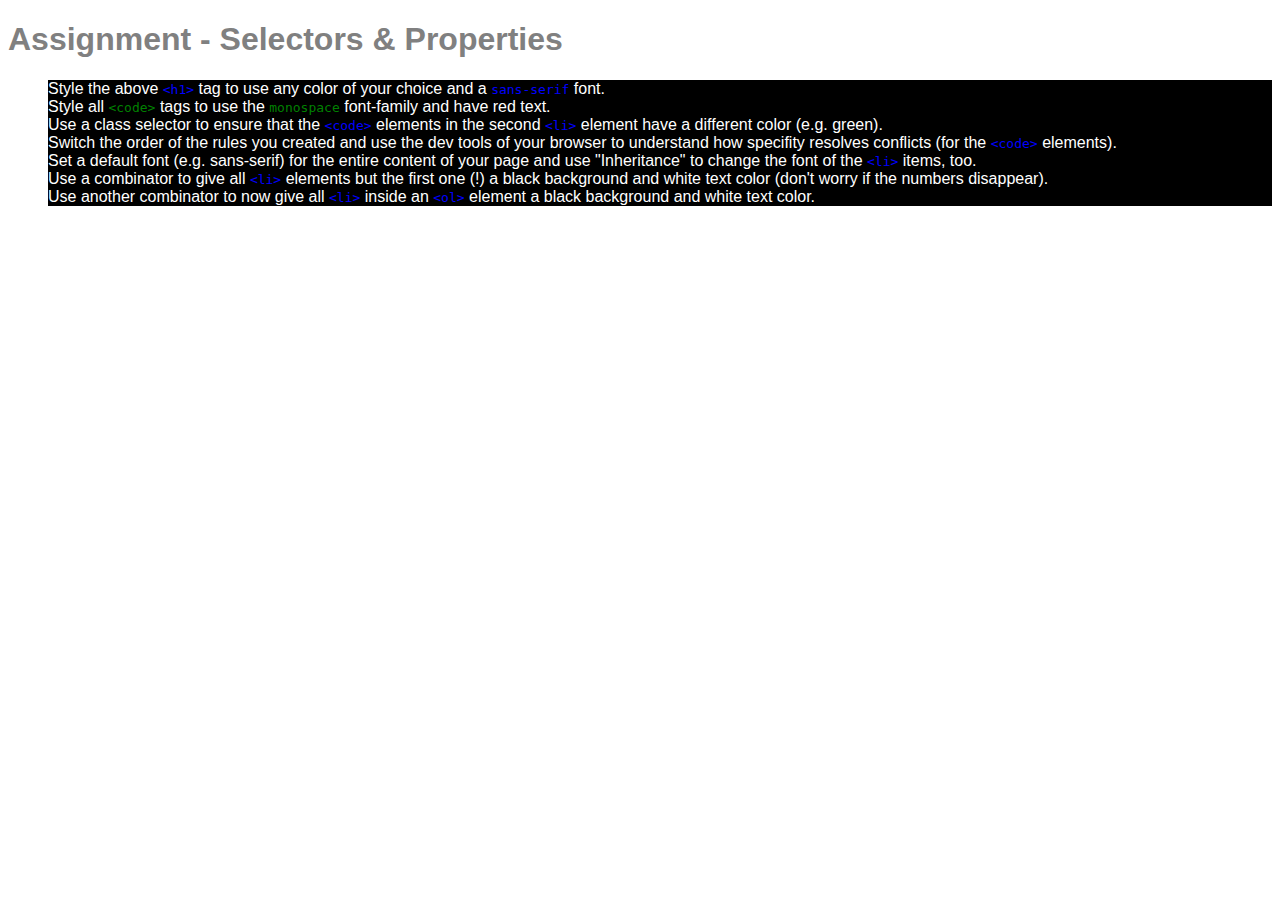
<file: Assignment_1/index.html>
<!DOCTYPE html>
<html lang="en">
  <head>
    <meta charset="UTF-8" />
    <meta name="viewport" content="width=device-width, initial-scale=1.0" />
    <meta http-equiv="X-UA-Compatible" content="ie=edge" />
    <title>CSS Course</title>
    <link rel="stylesheet" href="main.css" />
  </head>
  <body>
    <h1 id="assignment-instructions">
      Assignment - Selectors &amp; Properties
    </h1>
    <ol>
      <li>
        Style the above <code>&lt;h1&gt;</code> tag to use any color of your
        choice and a <code>sans-serif</code> font.
      </li>
      <li class="second-list">
        Style all <code>&lt;code&gt;</code> tags to use the
        <code>monospace</code> font-family and have red text.
      </li>
      <li>
        Use a class selector to ensure that the
        <code>&lt;code&gt;</code> elements in the second
        <code>&lt;li&gt;</code> element have a different color (e.g. green).
      </li>
      <li>
        Switch the order of the rules you created and use the dev tools of your
        browser to understand how specifity resolves conflicts (for the
        <code>&lt;code&gt;</code> elements).
      </li>
      <li>
        Set a default font (e.g. sans-serif) for the entire content of your page
        and use "Inheritance" to change the font of the
        <code>&lt;li&gt;</code> items, too.
      </li>
      <li>
        Use a combinator to give all <code>&lt;li&gt;</code> elements but the
        first one (!) a black background and white text color (don't worry if
        the numbers disappear).
      </li>
      <li>
        Use another combinator to now give all <code>&lt;li&gt;</code> inside an
        <code>&lt;ol&gt;</code> element a black background and white text color.
      </li>
    </ol>
  </body>
</html>
</file>
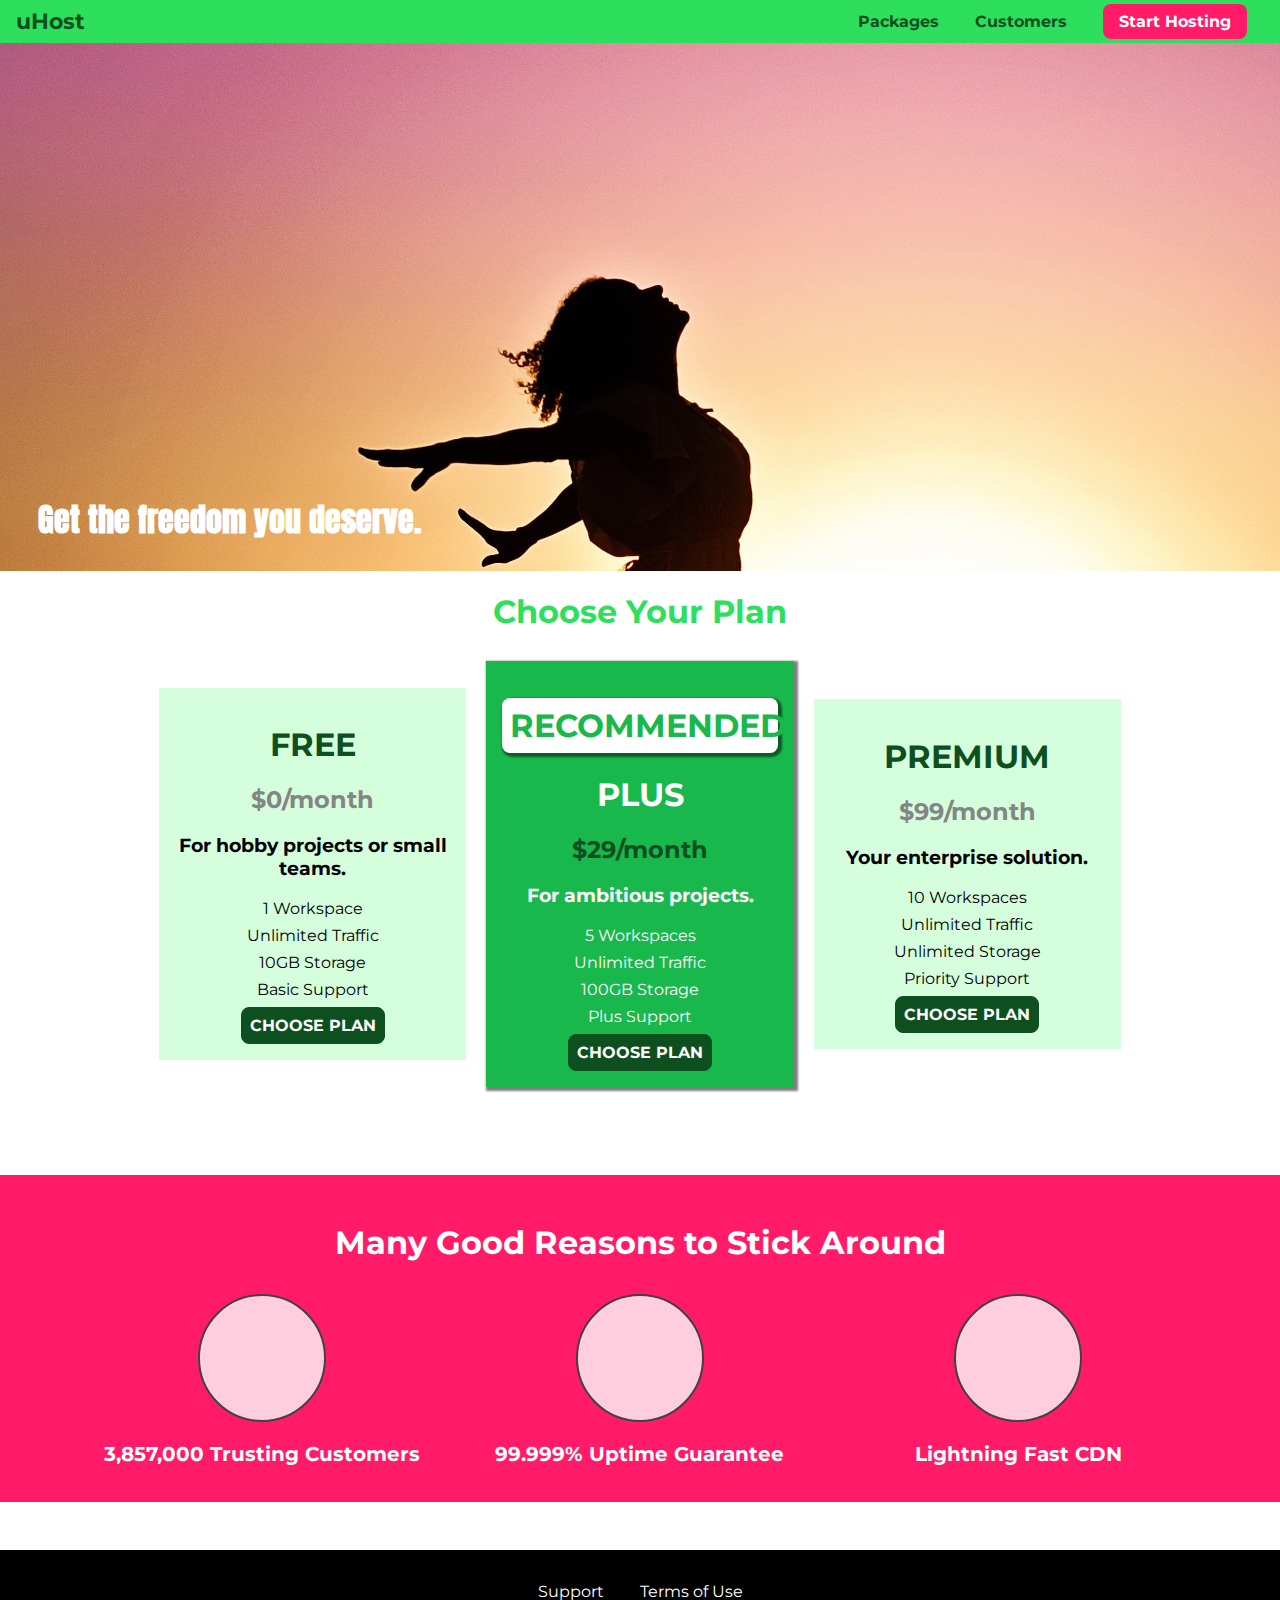
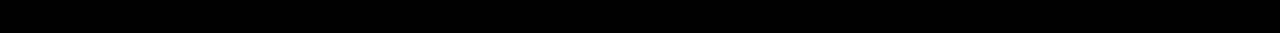
<file: Assignment_2/index.html>
<!DOCTYPE html>
<html lang="en">

<head>
    <meta charset="UTF-8">
    <meta http-equiv="X-UA-Compatible" content="ie=edge">
    <title>uHost</title>
    <link rel="shortcut icon" href="favicon.png">
    <link href="https://fonts.googleapis.com/css?family=Anton" rel="stylesheet">
    <link href="https://fonts.googleapis.com/css?family=Montserrat:400,700" rel="stylesheet">
    <link rel="stylesheet" href="shared.css">
    <link rel="stylesheet" href="main.css">
</head>

<body>
    <header class="main-header">
        <div>
            <a href="index.html" class="main-header__brand">
                uHost
            </a>
        </div>
        <nav class="main-nav">
            <ul class="main-nav__items">
                <li class="main-nav__item">
                    <a href="packages/index.html">Packages</a>
                </li>
                <li class="main-nav__item">
                    <a href="customers/index.html">Customers</a>
                </li>
                <li class="main-nav__item main-nav__item--cta">
                    <a href="start-hosting/index.html">Start Hosting</a>
                </li>
            </ul>
        </nav>
    </header>
    <main>
        <section id="product-overview">
            <h1>Get the freedom you deserve.</h1>
        </section>
        <section id="plans">
            <h1 class="section-title">Choose Your Plan</h1>
            <div class="plan__list">
                <article class="plan">
                    <h1 class="plan__title">FREE</h1>
                    <h2 class="plan__price">$0/month</h2>
                    <h3>For hobby projects or small teams.</h3>
                    <ul class="plan__features">
                        <li class="plan__feature">1 Workspace</li>
                        <li class="plan__feature">Unlimited Traffic</li>
                        <li class="plan__feature">10GB Storage</li>
                        <li class="plan__feature">Basic Support</li>
                    </ul>
                    <div>
                        <button class="button">CHOOSE PLAN</button>
                    </div>
                </article>
                <article class="plan plan--highlighted">
                    <h1 class="plan__annotation">RECOMMENDED</h1>
                    <h1 class="plan__title">PLUS</h1>
                    <h2 class="plan__price">$29/month</h2>
                    <h3>For ambitious projects.</h3>
                    <ul class="plan__features">
                        <li class="plan__feature">5 Workspaces</li>
                        <li class="plan__feature">Unlimited Traffic</li>
                        <li class="plan__feature">100GB Storage</li>
                        <li class="plan__feature">Plus Support</li>
                    </ul>
                    <div>
                        <button class="button">CHOOSE PLAN</button>
                    </div>
                </article>
                <article class="plan">
                    <h1 class="plan__title">PREMIUM</h1>
                    <h2 class="plan__price">$99/month</h2>
                    <h3>Your enterprise solution.</h3>
                    <ul class="plan__features">
                        <li class="plan__feature">10 Workspaces</li>
                        <li class="plan__feature">Unlimited Traffic</li>
                        <li class="plan__feature">Unlimited Storage</li>
                        <li class="plan__feature">Priority Support</li>
                    </ul>
                    <div>
                        <button class="button">CHOOSE PLAN</button>
                    </div>
                </article>
            </div>
        </section>
        <section id="key-features">
            <h1 class="section-title">Many Good Reasons to Stick Around</h1>
            <ul class="key-feature__list">
                <li class="key-feature">
                    <div class="key-feature__image">

                    </div>
                    <p class="key-feature__description">3,857,000 Trusting Customers</p>
                </li>
                <li class="key-feature">
                    <div class="key-feature__image">

                    </div>
                    <p class="key-feature__description">99.999% Uptime Guarantee</p>
                </li>
                <li class="key-feature">
                    <div class="key-feature__image">

                    </div>
                    <p class="key-feature__description">Lightning Fast CDN</p>
                </li>
            </ul>
        </section>
    </main>
    <footer class="main-footer">
        <nav>
            <ul class="main-footer__links">
                <li class="main-footer__link">
                    <a href="#">Support</a>
                </li>
                <li class="main-footer__link">
                    <a href="#">Terms of Use</a>
                </li>
            </ul>
        </nav>
    </footer>
</body>

</html>
</file>
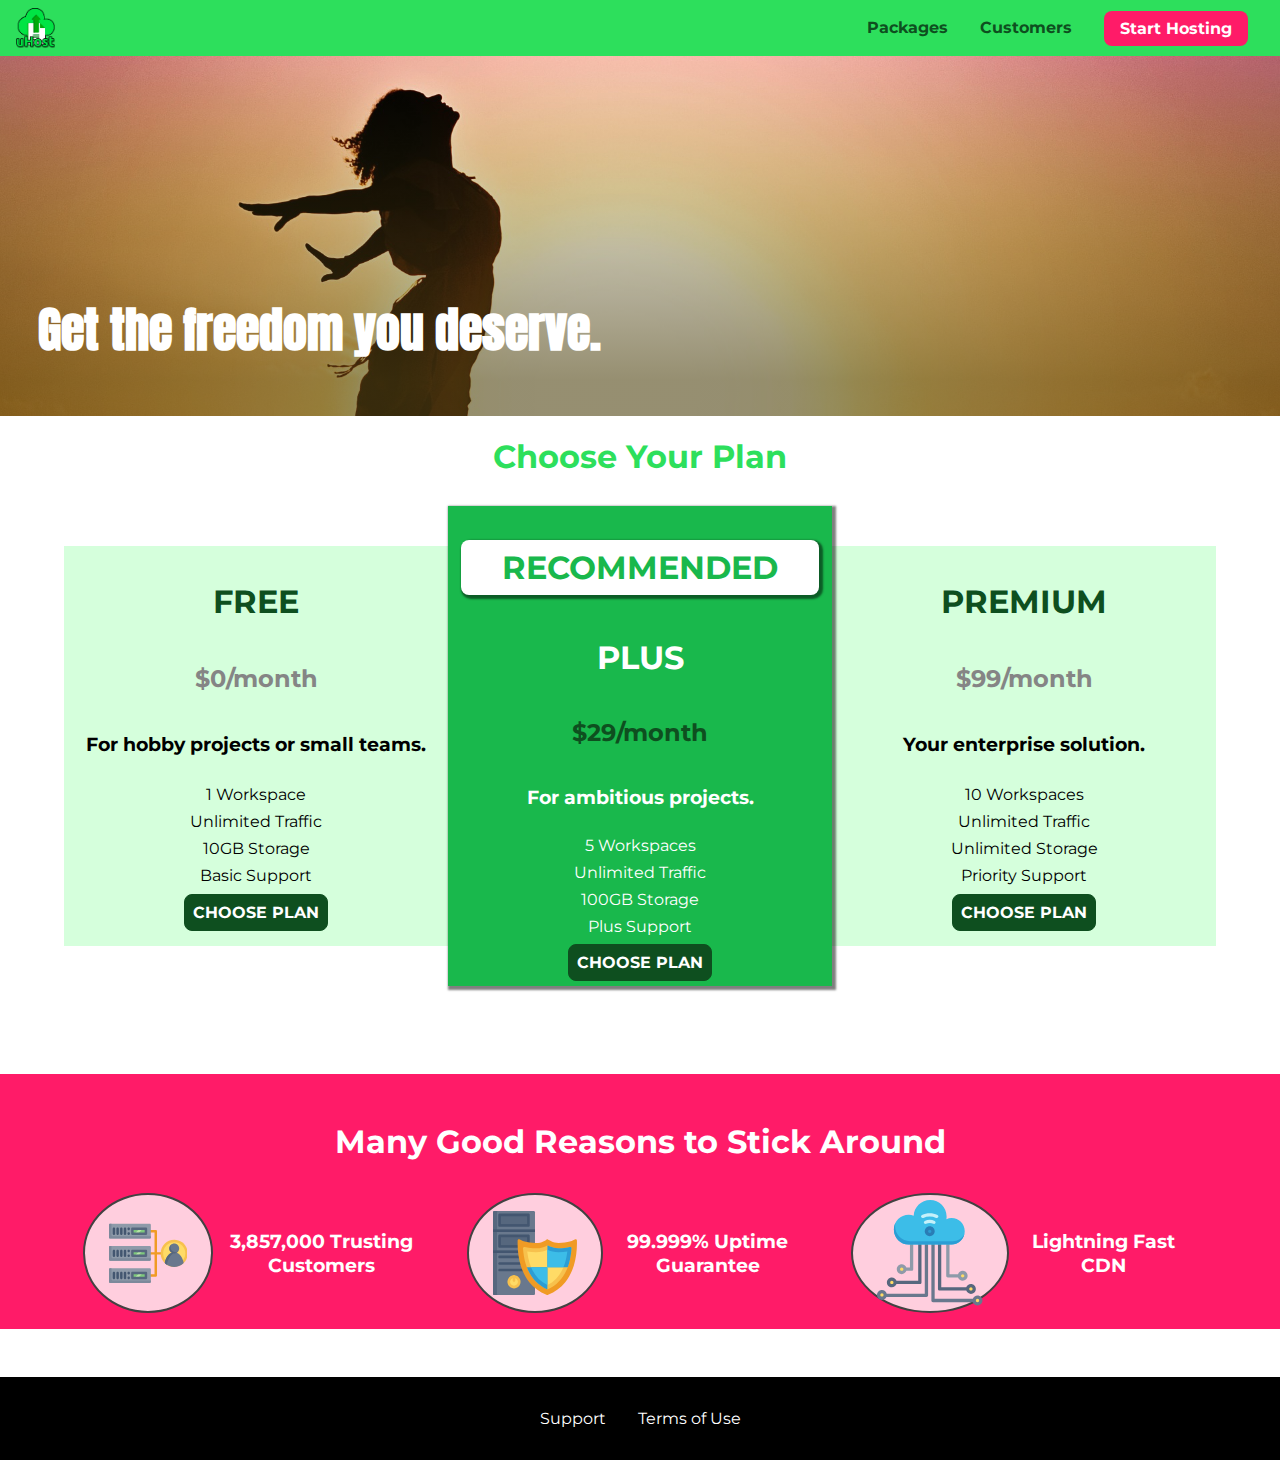
<file: Assignment_8/index.html>
<!DOCTYPE html>
<html lang="en">

<head>
    <meta charset="UTF-8">
    <meta http-equiv="X-UA-Compatible" content="ie=edge">
    <meta name="viewport" content="width=device-width, initial-scale=1.0">
    <title>uHost</title>
    <link rel="shortcut icon" href="favicon.png">
    <link rel="stylesheet" href="shared.css">
    <link rel="stylesheet" href="main.css">
</head>

<body>
    <div class="backdrop"></div>
    <div class="modal">
        <h1 class="modal__title">Do you want to continue?</h1>
        <div class="modal__actions">
            <a href="start-hosting/index.html" class="modal__action">Yes!</a>
            <button class="modal__action modal__action--negative" type="button">No!</button>
        </div>
    </div>
    <header class="main-header">
        <div>
            <button class="toggle-button">
                <span class="toggle-button__bar"></span>
                <span class="toggle-button__bar"></span>
                <span class="toggle-button__bar"></span>
            </button>
            <a href="index.html" class="main-header__brand">
                <img src="images/uhost-icon.png" alt="uHost - Your favorite hosting company">
            </a>
        </div>
        <nav class="main-nav">
            <ul class="main-nav__items">
                <li class="main-nav__item">
                    <a href="packages/index.html">Packages</a>
                </li>
                <li class="main-nav__item">
                    <a href="customers/index.html">Customers</a>
                </li>
                <li class="main-nav__item main-nav__item--cta">
                    <a href="start-hosting/index.html">Start Hosting</a>
                </li>
            </ul>
        </nav>
    </header>
    <nav class="mobile-nav">
        <ul class="mobile-nav__items">
            <li class="mobile-nav__item">
                <a href="packages/index.html">Packages</a>
            </li>
            <li class="mobile-nav__item">
                <a href="customers/index.html">Customers</a>
            </li>
            <li class="mobile-nav__item mobile-nav__item--cta">
                <a href="start-hosting/index.html">Start Hosting</a>
            </li>
        </ul>
    </nav>
    <main>
        <section id="product-overview">
            <h1>Get the freedom you deserve.</h1>
        </section>
        <section id="plans">
            <h1 class="section-title">Choose Your Plan</h1>
            <div class="plan__list">
                <article class="plan">
                    <h1 class="plan__title">FREE</h1>
                    <h2 class="plan__price">$0/month</h2>
                    <h3>For hobby projects or small teams.</h3>
                    <ul class="plan__features">
                        <li class="plan__feature">1 Workspace</li>
                        <li class="plan__feature">Unlimited Traffic</li>
                        <li class="plan__feature">10GB Storage</li>
                        <li class="plan__feature">Basic Support</li>
                    </ul>
                    <div>
                        <button class="button">CHOOSE PLAN</button>
                    </div>
                </article>
                <article class="plan plan--highlighted">
                    <h1 class="plan__annotation">RECOMMENDED</h1>
                    <h1 class="plan__title">PLUS</h1>
                    <h2 class="plan__price">$29/month</h2>
                    <h3>For ambitious projects.</h3>
                    <ul class="plan__features">
                        <li class="plan__feature">5 Workspaces</li>
                        <li class="plan__feature">Unlimited Traffic</li>
                        <li class="plan__feature">100GB Storage</li>
                        <li class="plan__feature">Plus Support</li>
                    </ul>
                    <div>
                        <button class="button">CHOOSE PLAN</button>
                    </div>
                </article>
                <article class="plan">
                    <h1 class="plan__title">PREMIUM</h1>
                    <h2 class="plan__price">$99/month</h2>
                    <h3>Your enterprise solution.</h3>
                    <ul class="plan__features">
                        <li class="plan__feature">10 Workspaces</li>
                        <li class="plan__feature">Unlimited Traffic</li>
                        <li class="plan__feature">Unlimited Storage</li>
                        <li class="plan__feature">Priority Support</li>
                    </ul>
                    <div>
                        <button class="button">CHOOSE PLAN</button>
                    </div>
                </article>
            </div>
        </section>
        <section id="key-features">
            <h1 class="section-title">Many Good Reasons to Stick Around</h1>
            <ul class="key-feature__list">
                <li class="key-feature">
                    <div class="key-feature__image">
                        <svg viewBox="0 0 512 512">
                            <path style="fill:#F09B24;" d="M344,248h-32V112c0-4.418-3.582-8-8-8h-40c-4.418,0-8,3.582-8,8s3.582,8,8,8h32v128h-32  c-4.418,0-8,3.582-8,8s3.582,8,8,8h32v128h-32c-4.418,0-8,3.582-8,8s3.582,8,8,8h40c4.418,0,8-3.582,8-8V264h32c4.418,0,8-3.582,8-8  S348.418,248,344,248z"
                            />
                            <path style="fill:#8E9AA9;" d="M264,64H8c-4.418,0-8,3.582-8,8v80c0,4.418,3.582,8,8,8h256c4.418,0,8-3.582,8-8V72  C272,67.582,268.418,64,264,64z"
                            />
                            <path style="fill:#7C899B;" d="M24,144c-4.418,0-8-3.582-8-8V64H8c-4.418,0-8,3.582-8,8v80c0,4.418,3.582,8,8,8h256  c4.418,0,8-3.582,8-8v-8H24z"
                            />
                            <rect x="152" y="96" style="fill:#B8E3A8;" width="88" height="32" />
                            <g>
                                <polygon style="fill:#7EC97D;" points="152,96 152,128 166,128 198,96  " />
                                <polygon style="fill:#7EC97D;" points="220,96 188,128 240,128 240,96  " />
                            </g>
                            <path style="fill:#56677E;" d="M240,136h-88c-4.418,0-8-3.582-8-8V96c0-4.418,3.582-8,8-8h88c4.418,0,8,3.582,8,8v32  C248,132.418,244.418,136,240,136z M160,120h72v-16h-72V120z"
                            />
                            <g>
                                <path style="fill:#435670;" d="M32,136c-4.418,0-8-3.582-8-8V96c0-4.418,3.582-8,8-8s8,3.582,8,8v32C40,132.418,36.418,136,32,136z   "
                                />
                                <path style="fill:#435670;" d="M56,136c-4.418,0-8-3.582-8-8V96c0-4.418,3.582-8,8-8s8,3.582,8,8v32C64,132.418,60.418,136,56,136z   "
                                />
                                <path style="fill:#435670;" d="M80,136c-4.418,0-8-3.582-8-8V96c0-4.418,3.582-8,8-8s8,3.582,8,8v32C88,132.418,84.418,136,80,136z   "
                                />
                                <path style="fill:#435670;" d="M104,136c-4.418,0-8-3.582-8-8V96c0-4.418,3.582-8,8-8s8,3.582,8,8v32   C112,132.418,108.418,136,104,136z"
                                />
                                <path style="fill:#435670;" d="M128,105c-4.418,0-8-3.582-8-8v-1c0-4.418,3.582-8,8-8s8,3.582,8,8v1   C136,101.418,132.418,105,128,105z"
                                />
                                <path style="fill:#435670;" d="M128,136c-4.418,0-8-3.582-8-8v-1c0-4.418,3.582-8,8-8s8,3.582,8,8v1   C136,132.418,132.418,136,128,136z"
                                />
                            </g>
                            <path style="fill:#8E9AA9;" d="M264,208H8c-4.418,0-8,3.582-8,8v80c0,4.418,3.582,8,8,8h256c4.418,0,8-3.582,8-8v-80  C272,211.582,268.418,208,264,208z"
                            />
                            <path style="fill:#7C899B;" d="M24,288c-4.418,0-8-3.582-8-8v-72H8c-4.418,0-8,3.582-8,8v80c0,4.418,3.582,8,8,8h256  c4.418,0,8-3.582,8-8v-8H24z"
                            />
                            <rect x="152" y="240" style="fill:#B8E3A8;" width="88" height="32" />
                            <g>
                                <polygon style="fill:#7EC97D;" points="152,240 152,272 166,272 198,240  " />
                                <polygon style="fill:#7EC97D;" points="220,240 188,272 240,272 240,240  " />
                            </g>
                            <path style="fill:#56677E;" d="M240,280h-88c-4.418,0-8-3.582-8-8v-32c0-4.418,3.582-8,8-8h88c4.418,0,8,3.582,8,8v32  C248,276.418,244.418,280,240,280z M160,264h72v-16h-72V264z"
                            />
                            <g>
                                <path style="fill:#435670;" d="M32,280c-4.418,0-8-3.582-8-8v-32c0-4.418,3.582-8,8-8s8,3.582,8,8v32C40,276.418,36.418,280,32,280   z"
                                />
                                <path style="fill:#435670;" d="M56,280c-4.418,0-8-3.582-8-8v-32c0-4.418,3.582-8,8-8s8,3.582,8,8v32C64,276.418,60.418,280,56,280   z"
                                />
                                <path style="fill:#435670;" d="M80,280c-4.418,0-8-3.582-8-8v-32c0-4.418,3.582-8,8-8s8,3.582,8,8v32C88,276.418,84.418,280,80,280   z"
                                />
                                <path style="fill:#435670;" d="M104,280c-4.418,0-8-3.582-8-8v-32c0-4.418,3.582-8,8-8s8,3.582,8,8v32   C112,276.418,108.418,280,104,280z"
                                />
                                <path style="fill:#435670;" d="M128,249c-4.418,0-8-3.582-8-8v-1c0-4.418,3.582-8,8-8s8,3.582,8,8v1   C136,245.418,132.418,249,128,249z"
                                />
                                <path style="fill:#435670;" d="M128,280c-4.418,0-8-3.582-8-8v-1c0-4.418,3.582-8,8-8s8,3.582,8,8v1   C136,276.418,132.418,280,128,280z"
                                />
                            </g>
                            <path style="fill:#8E9AA9;" d="M264,352H8c-4.418,0-8,3.582-8,8v80c0,4.418,3.582,8,8,8h256c4.418,0,8-3.582,8-8v-80  C272,355.582,268.418,352,264,352z"
                            />
                            <path style="fill:#7C899B;" d="M24,432c-4.418,0-8-3.582-8-8v-72H8c-4.418,0-8,3.582-8,8v80c0,4.418,3.582,8,8,8h256  c4.418,0,8-3.582,8-8v-8H24z"
                            />
                            <rect x="152" y="384" style="fill:#B8E3A8;" width="88" height="32" />
                            <g>
                                <polygon style="fill:#7EC97D;" points="152,384 152,416 166,416 198,384  " />
                                <polygon style="fill:#7EC97D;" points="220,384 188,416 240,416 240,384  " />
                            </g>
                            <path style="fill:#56677E;" d="M240,424h-88c-4.418,0-8-3.582-8-8v-32c0-4.418,3.582-8,8-8h88c4.418,0,8,3.582,8,8v32  C248,420.418,244.418,424,240,424z M160,408h72v-16h-72V408z"
                            />
                            <g>
                                <path style="fill:#435670;" d="M32,424c-4.418,0-8-3.582-8-8v-32c0-4.418,3.582-8,8-8s8,3.582,8,8v32C40,420.418,36.418,424,32,424   z"
                                />
                                <path style="fill:#435670;" d="M56,424c-4.418,0-8-3.582-8-8v-32c0-4.418,3.582-8,8-8s8,3.582,8,8v32C64,420.418,60.418,424,56,424   z"
                                />
                                <path style="fill:#435670;" d="M80,424c-4.418,0-8-3.582-8-8v-32c0-4.418,3.582-8,8-8s8,3.582,8,8v32C88,420.418,84.418,424,80,424   z"
                                />
                                <path style="fill:#435670;" d="M104,424c-4.418,0-8-3.582-8-8v-32c0-4.418,3.582-8,8-8s8,3.582,8,8v32   C112,420.418,108.418,424,104,424z"
                                />
                                <path style="fill:#435670;" d="M128,393c-4.418,0-8-3.582-8-8v-1c0-4.418,3.582-8,8-8s8,3.582,8,8v1   C136,389.418,132.418,393,128,393z"
                                />
                                <path style="fill:#435670;" d="M128,424c-4.418,0-8-3.582-8-8v-1c0-4.418,3.582-8,8-8s8,3.582,8,8v1   C136,420.418,132.418,424,128,424z"
                                />
                            </g>
                            <path style="fill:#F7C14D;" d="M424,168c-48.523,0-88,39.477-88,88s39.477,88,88,88s88-39.477,88-88S472.523,168,424,168z" />
                            <path style="fill:#FFDB66;" d="M424,184c-39.701,0-72,32.299-72,72s32.299,72,72,72s72-32.299,72-72S463.701,184,424,184z" />
                            <path style="fill:#69788D;" d="M484.893,314.16C476.393,274.588,451.922,248,424,248s-52.393,26.588-60.893,66.16  c-0.605,2.82,0.354,5.749,2.511,7.664C381.731,336.124,402.465,344,424,344s42.269-7.876,58.381-22.176  C484.539,319.909,485.498,316.98,484.893,314.16z"
                            />
                            <path style="fill:#56677E;" d="M434.053,249.171C430.768,248.403,427.411,248,424,248c-27.922,0-52.393,26.588-60.893,66.16  c-0.605,2.82,0.354,5.749,2.511,7.664c3.383,3.002,6.979,5.703,10.734,8.125C384.904,286.243,407.373,255.378,434.053,249.171z"
                            />
                            <path style="fill:#69788D;" d="M424,192c-17.645,0-32,14.355-32,32s14.355,32,32,32s32-14.355,32-32S441.645,192,424,192z" />
                            <path style="fill:#56677E;" d="M432,248c-17.645,0-32-14.355-32-32c0-6.783,2.128-13.076,5.742-18.258  C397.444,203.53,392,213.138,392,224c0,17.645,14.355,32,32,32c10.862,0,20.471-5.444,26.258-13.742  C445.076,245.872,438.783,248,432,248z"
                            />

                        </svg>
                    </div>
                    <p class="key-feature__description">3,857,000 Trusting Customers</p>
                </li>
                <li class="key-feature">
                    <div class="key-feature__image">
                        <svg viewBox="0 0 512 512">
                            <path style="fill:#69788D;" d="M248,0H8C3.582,0,0,3.582,0,8v496c0,4.418,3.582,8,8,8h240c4.418,0,8-3.582,8-8V8  C256,3.582,252.418,0,248,0z"
                            />
                            <path style="fill:#56677E;" d="M24,504V8c0-4.418,3.582-8,8-8H8C3.582,0,0,3.582,0,8v496c0,4.418,3.582,8,8,8h24  C27.582,512,24,508.418,24,504z"
                            />
                            <g>
                                <rect x="0" y="112" style="fill:#435670;" width="256" height="16" />
                                <rect x="0" y="240" style="fill:#435670;" width="256" height="16" />
                            </g>
                            <path style="fill:#F7C14D;" d="M128,392c-22.056,0-40,17.944-40,40s17.944,40,40,40s40-17.944,40-40S150.056,392,128,392z" />
                            <path style="fill:#FFDB66;" d="M128,408c-13.233,0-24,10.767-24,24s10.767,24,24,24s24-10.767,24-24S141.233,408,128,408z" />
                            <path style="fill:#F7C14D;" d="M128,392c-2.739,0-5.414,0.278-8,0.805V424c0,4.418,3.582,8,8,8c4.418,0,8-3.582,8-8v-31.195  C133.414,392.278,130.739,392,128,392z"
                            />
                            <g>
                                <path style="fill:#435670;" d="M216,288H40c-4.418,0-8-3.582-8-8s3.582-8,8-8h176c4.418,0,8,3.582,8,8S220.418,288,216,288z"
                                />
                                <path style="fill:#435670;" d="M216,328H40c-4.418,0-8-3.582-8-8s3.582-8,8-8h176c4.418,0,8,3.582,8,8S220.418,328,216,328z"
                                />
                                <path style="fill:#435670;" d="M216,368H40c-4.418,0-8-3.582-8-8s3.582-8,8-8h176c4.418,0,8,3.582,8,8S220.418,368,216,368z"
                                />
                                <path style="fill:#435670;" d="M216,16H40c-4.418,0-8,3.582-8,8v64c0,4.418,3.582,8,8,8h176c4.418,0,8-3.582,8-8V24   C224,19.582,220.418,16,216,16z"
                                />
                            </g>
                            <rect x="48" y="32" style="fill:#56677E;" width="160" height="48" />
                            <path style="fill:#435670;" d="M216,144H40c-4.418,0-8,3.582-8,8v64c0,4.418,3.582,8,8,8h176c4.418,0,8-3.582,8-8v-64  C224,147.582,220.418,144,216,144z"
                            />
                            <rect x="48" y="160" style="fill:#56677E;" width="160" height="48" />
                            <path style="fill:#F09B24;" d="M511.747,180.237c-0.194-6.537-8.107-10.107-13.135-5.894c-5.6,4.693-42.904,21.282-98.514,21.282  c-33.45,0-64.625-20.999-64.929-21.206c-2.9-1.991-6.764-1.85-9.512,0.346c-2.677,2.135-27.201,20.86-63.793,20.86  c-55.607,0-92.914-16.589-98.515-21.282c-5.028-4.211-12.941-0.645-13.135,5.894c-1.634,54.834,4.655,105.941,18.693,151.903  c12.096,39.604,29.759,74.047,52.497,102.373c27.538,34.304,62.743,59.882,104.66,76.045c3.069,1.918,6.757,1.921,9.83,0  c41.917-16.163,77.122-41.741,104.66-76.045c22.738-28.326,40.401-62.77,52.497-102.373  C507.092,286.179,513.381,235.071,511.747,180.237z"
                            />
                            <path style="fill:#F7C14D;" d="M476.21,221.226c-1.953-1.631-4.568-2.235-7.036-1.628c-21.686,5.327-44.926,8.028-69.075,8.028  c-25.926,0-49.633-8.975-64.955-16.504c-2.307-1.134-5.016-1.091-7.284,0.116c-14.059,7.477-36.919,16.388-65.994,16.388  c-24.153,0-47.394-2.701-69.075-8.028c-5.155-1.268-10.221,2.966-9.894,8.261c2.077,33.693,7.668,65.635,16.616,94.935  c22.774,74.565,66.139,126.334,128.888,153.868c2.032,0.891,4.397,0.891,6.43,0c61.777-27.107,104.716-78.876,127.62-153.868  c8.948-29.3,14.539-61.241,16.616-94.935C479.224,225.319,478.163,222.856,476.21,221.226z"
                            />
                            <path style="fill:#FFDB66;" d="M331.609,451.727c-52.604-25.289-89.304-70.987-109.144-135.944  c-6.532-21.39-11.162-44.336-13.82-68.447c17.133,2.852,34.952,4.291,53.22,4.291c29.394,0,53.376-7.793,69.978-15.561  c17.44,7.736,41.656,15.561,68.256,15.561c18.267,0,36.085-1.439,53.219-4.291c-2.659,24.112-7.288,47.06-13.82,68.448  C419.545,381.108,383.27,426.805,331.609,451.727z"
                            />
                            <g>
                                <path style="fill:#2C9DD4;" d="M479.066,227.858c0.157-2.539-0.903-5.002-2.856-6.633s-4.568-2.235-7.036-1.628   c-21.686,5.327-44.926,8.028-69.075,8.028c-25.926,0-49.633-8.975-64.955-16.504c-1.057-0.52-2.2-0.78-3.345-0.806l-0.072,133.351   h123.601c2.556-6.746,4.933-13.702,7.123-20.874C471.398,293.493,476.989,261.552,479.066,227.858z"
                                />
                                <path style="fill:#2C9DD4;" d="M206.658,343.667c24.153,63.42,65.028,108.108,121.743,132.995c1.031,0.452,2.147,0.673,3.263,0.666   l0.063-133.661H206.658z"
                                />
                            </g>
                            <g>
                                <path style="fill:#3CBDE8;" d="M439.497,315.783c6.532-21.389,11.161-44.336,13.82-68.448c-17.134,2.852-34.952,4.291-53.219,4.291   c-26.6,0-50.815-7.824-68.256-15.561l-0.116,107.601h97.758C433.179,334.807,436.524,325.518,439.497,315.783z"
                                />
                                <path style="fill:#3CBDE8;" d="M232.523,343.667c21.144,50.298,54.363,86.56,99.087,108.06l0.117-108.06H232.523z" />
                            </g>
                        </svg>
                    </div>
                    <p class="key-feature__description">99.999% Uptime Guarantee</p>
                </li>
                <li class="key-feature">
                    <div class="key-feature__image">
                        <svg viewBox="0 0 512 512">
                            <path style="fill:#8E9AA9;" d="M168,200c-4.418,0-8,3.582-8,8v120h-17.376c-3.302-9.311-12.194-16-22.624-16  c-13.234,0-24,10.767-24,24s10.766,24,24,24c10.429,0,19.321-6.689,22.624-16H168c4.418,0,8-3.582,8-8V208  C176,203.582,172.418,200,168,200z"
                            />
                            <path style="fill:#FFDB66;" d="M120,328c-4.411,0-8,3.589-8,8s3.589,8,8,8s8-3.589,8-8S124.411,328,120,328z" />
                            <path style="fill:#56677E;" d="M208,200c-4.418,0-8,3.582-8,8v184H94.624C91.322,382.689,82.43,376,72,376  c-13.234,0-24,10.767-24,24s10.766,24,24,24c10.429,0,19.321-6.689,22.624-16H208c4.418,0,8-3.582,8-8V208  C216,203.582,212.418,200,208,200z"
                            />
                            <path style="fill:#FFDB66;" d="M72,392c-4.411,0-8,3.589-8,8s3.589,8,8,8s8-3.589,8-8S76.411,392,72,392z" />
                            <path style="fill:#69788D;" d="M240,208c-4.418,0-8,3.582-8,8v239H47.24c-2.671-10.34-12.078-18-23.24-18c-13.234,0-24,10.767-24,24  s10.766,24,24,24c9.666,0,18.009-5.747,21.809-14H240c4.418,0,8-3.582,8-8V216C248,211.582,244.418,208,240,208z"
                            />
                            <path style="fill:#FFDB66;" d="M24,453c-4.411,0-8,3.589-8,8s3.589,8,8,8s8-3.589,8-8S28.411,453,24,453z" />
                            <path style="fill:#69788D;" d="M488,464c-10.429,0-19.321,6.689-22.624,16H280V208c0-4.418-3.582-8-8-8s-8,3.582-8,8v280  c0,4.418,3.582,8,8,8h193.376c3.302,9.311,12.194,16,22.624,16c13.234,0,24-10.767,24-24S501.234,464,488,464z"
                            />
                            <path style="fill:#FFDB66;" d="M488,480c-4.411,0-8,3.589-8,8s3.589,8,8,8s8-3.589,8-8S492.411,480,488,480z" />
                            <path style="fill:#56677E;" d="M456,408c-10.429,0-19.321,6.689-22.624,16H312V208c0-4.418-3.582-8-8-8s-8,3.582-8,8v224  c0,4.418,3.582,8,8,8h129.376c3.302,9.311,12.194,16,22.624,16c13.234,0,24-10.767,24-24S469.234,408,456,408z"
                            />
                            <path style="fill:#FFDB66;" d="M456,424c-4.411,0-8,3.589-8,8s3.589,8,8,8s8-3.589,8-8S460.411,424,456,424z" />
                            <path style="fill:#8E9AA9;" d="M416,344c-10.429,0-19.321,6.689-22.624,16H352V208c0-4.418-3.582-8-8-8s-8,3.582-8,8v160  c0,4.418,3.582,8,8,8h49.376c3.302,9.311,12.194,16,22.624,16c13.234,0,24-10.767,24-24S429.234,344,416,344z"
                            />
                            <path style="fill:#FFDB66;" d="M416,360c-4.411,0-8,3.589-8,8s3.589,8,8,8s8-3.589,8-8S420.411,360,416,360z" />
                            <path style="fill:#3CBDE8;" d="M362,88c-8.741,0-17.231,1.751-25.06,5.085C337.646,88.797,338,84.43,338,80  c0-44.112-35.888-80-80-80c-42.823,0-77.895,33.816-79.909,76.149C170.393,73.415,162.244,72,154,72c-39.701,0-72,32.299-72,72  s32.299,72,72,72h208c35.29,0,64-28.71,64-64S397.29,88,362,88z"
                            />
                            <path style="fill:#2C9DD4;" d="M368,200H160c-39.701,0-72-32.299-72-72c0-5.863,0.721-11.559,2.05-17.019  C84.918,120.88,82,132.102,82,144c0,39.701,32.299,72,72,72h208c30.389,0,55.88-21.296,62.379-49.743  C413.565,186.327,392.352,200,368,200z"
                            />
                            <path style="fill:#2A7DB5;" d="M256,128c-13.234,0-24,10.767-24,24s10.766,24,24,24c13.233,0,24-10.767,24-24S269.233,128,256,128z"
                            />
                            <path style="fill:#2C9DD4;" d="M256,144c-4.411,0-8,3.589-8,8s3.589,8,8,8c4.411,0,8-3.589,8-8S260.411,144,256,144z" />
                            <g>
                                <path style="fill:#C5F1FA;" d="M221.755,87.695c-2.994,0-5.864-1.688-7.233-4.572c-1.894-3.991-0.194-8.763,3.798-10.657   C230.157,66.849,242.834,64,256,64c13.166,0,25.844,2.849,37.68,8.466c3.992,1.895,5.692,6.666,3.798,10.657   s-6.666,5.692-10.657,3.798C277.144,82.328,266.774,80,256,80c-10.774,0-21.144,2.328-30.821,6.921   C224.072,87.446,222.904,87.695,221.755,87.695z"
                                />
                                <path style="fill:#C5F1FA;" d="M276.545,116.618c-1.148,0-2.316-0.249-3.424-0.774C267.745,113.293,261.985,112,256,112   c-5.985,0-11.745,1.293-17.121,3.844c-3.991,1.895-8.763,0.192-10.657-3.798c-1.894-3.992-0.193-8.764,3.798-10.657   C239.557,97.813,247.625,96,256,96c8.376,0,16.444,1.813,23.98,5.389c3.991,1.894,5.692,6.665,3.798,10.657   C282.41,114.93,279.539,116.618,276.545,116.618z"
                                />
                            </g>

                        </svg>
                    </div>
                    <p class="key-feature__description">Lightning Fast CDN</p>
                </li>
            </ul>
        </section>
    </main>
    <footer class="main-footer">
        <nav>
            <ul class="main-footer__links">
                <li class="main-footer__link">
                    <a href="#">Support</a>
                </li>
                <li class="main-footer__link">
                    <a href="#">Terms of Use</a>
                </li>
            </ul>
        </nav>
    </footer>
    <script src="shared.js"></script>
</body>

</html>
</file>
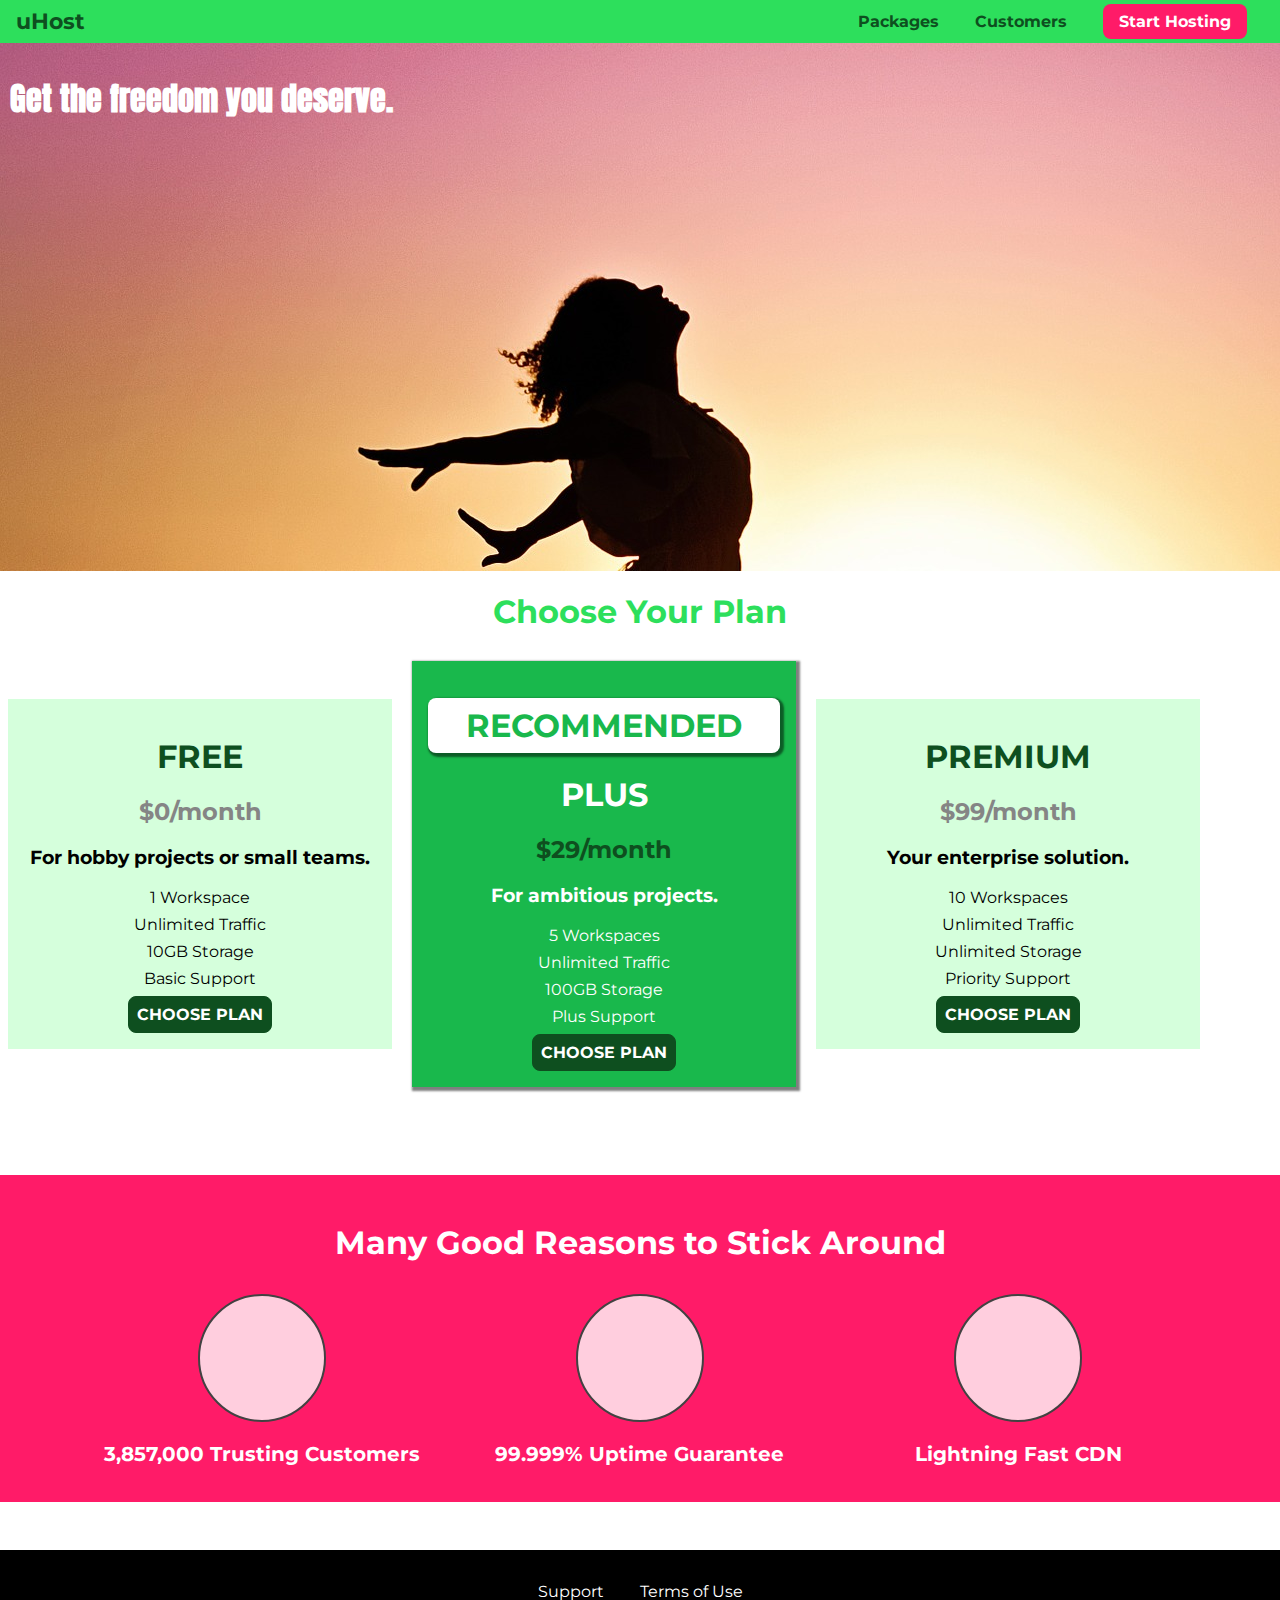
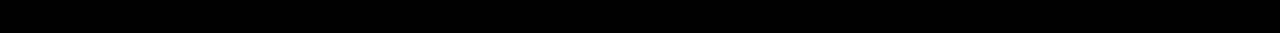
<file: Section_05_Assignment/index.html>
<!DOCTYPE html>
<html lang="en">

<head>
    <meta charset="UTF-8">
    <meta http-equiv="X-UA-Compatible" content="ie=edge">
    <title>uHost</title>
    <link rel="shortcut icon" href="favicon.png">
    <link href="https://fonts.googleapis.com/css?family=Anton" rel="stylesheet">
    <link href="https://fonts.googleapis.com/css?family=Montserrat:400,700" rel="stylesheet">
    <link rel="stylesheet" href="shared.css">
    <link rel="stylesheet" href="main.css">
</head>

<body>
    <header class="main-header">
        <div>
            <a href="index.html" class="main-header__brand">
                uHost
            </a>
        </div>
        <nav class="main-nav">
            <ul class="main-nav__items">
                <li class="main-nav__item">
                    <a href="packages/index.html">Packages</a>
                </li>
                <li class="main-nav__item">
                    <a href="customers/index.html">Customers</a>
                </li>
                <li class="main-nav__item main-nav__item--cta">
                    <a href="start-hosting/index.html">Start Hosting</a>
                </li>
            </ul>
        </nav>
    </header>
    <main>
        <section id="product-overview">
            <h1>Get the freedom you deserve.</h1>
        </section>
        <section id="plans">
            <h1 class="section-title">Choose Your Plan</h1>
            <div>
                <article class="plan">
                    <h1 class="plan__title">FREE</h1>
                    <h2 class="plan__price">$0/month</h2>
                    <h3>For hobby projects or small teams.</h3>
                    <ul class="plan__features">
                        <li class="plan__feature">1 Workspace</li>
                        <li class="plan__feature">Unlimited Traffic</li>
                        <li class="plan__feature">10GB Storage</li>
                        <li class="plan__feature">Basic Support</li>
                    </ul>
                    <div>
                        <button class="button">CHOOSE PLAN</button>
                    </div>
                </article>
                <article class="plan plan--highlighted">
                    <h1 class="plan__annotation">RECOMMENDED</h1>
                    <h1 class="plan__title">PLUS</h1>
                    <h2 class="plan__price">$29/month</h2>
                    <h3>For ambitious projects.</h3>
                    <ul class="plan__features">
                        <li class="plan__feature">5 Workspaces</li>
                        <li class="plan__feature">Unlimited Traffic</li>
                        <li class="plan__feature">100GB Storage</li>
                        <li class="plan__feature">Plus Support</li>
                    </ul>
                    <div>
                        <button class="button">CHOOSE PLAN</button>
                    </div>
                </article>
                <article class="plan">
                    <h1 class="plan__title">PREMIUM</h1>
                    <h2 class="plan__price">$99/month</h2>
                    <h3>Your enterprise solution.</h3>
                    <ul class="plan__features">
                        <li class="plan__feature">10 Workspaces</li>
                        <li class="plan__feature">Unlimited Traffic</li>
                        <li class="plan__feature">Unlimited Storage</li>
                        <li class="plan__feature">Priority Support</li>
                    </ul>
                    <div>
                        <button class="button">CHOOSE PLAN</button>
                    </div>
                </article>
            </div>
        </section>
        <section id="key-features">
            <h1 class="section-title">Many Good Reasons to Stick Around</h1>
            <ul class="key-feature__list">
                <li class="key-feature">
                    <div class="key-feature__image">

                    </div>
                    <p class="key-feature__description">3,857,000 Trusting Customers</p>
                </li>
                <li class="key-feature">
                    <div class="key-feature__image">

                    </div>
                    <p class="key-feature__description">99.999% Uptime Guarantee</p>
                </li>
                <li class="key-feature">
                    <div class="key-feature__image">

                    </div>
                    <p class="key-feature__description">Lightning Fast CDN</p>
                </li>
            </ul>
        </section>
    </main>
    <footer class="main-footer">
        <nav>
            <ul class="main-footer__links">
                <li class="main-footer__link">
                    <a href="#">Support</a>
                </li>
                <li class="main-footer__link">
                    <a href="#">Terms of Use</a>
                </li>
            </ul>
        </nav>
    </footer>
</body>

</html>
</file>
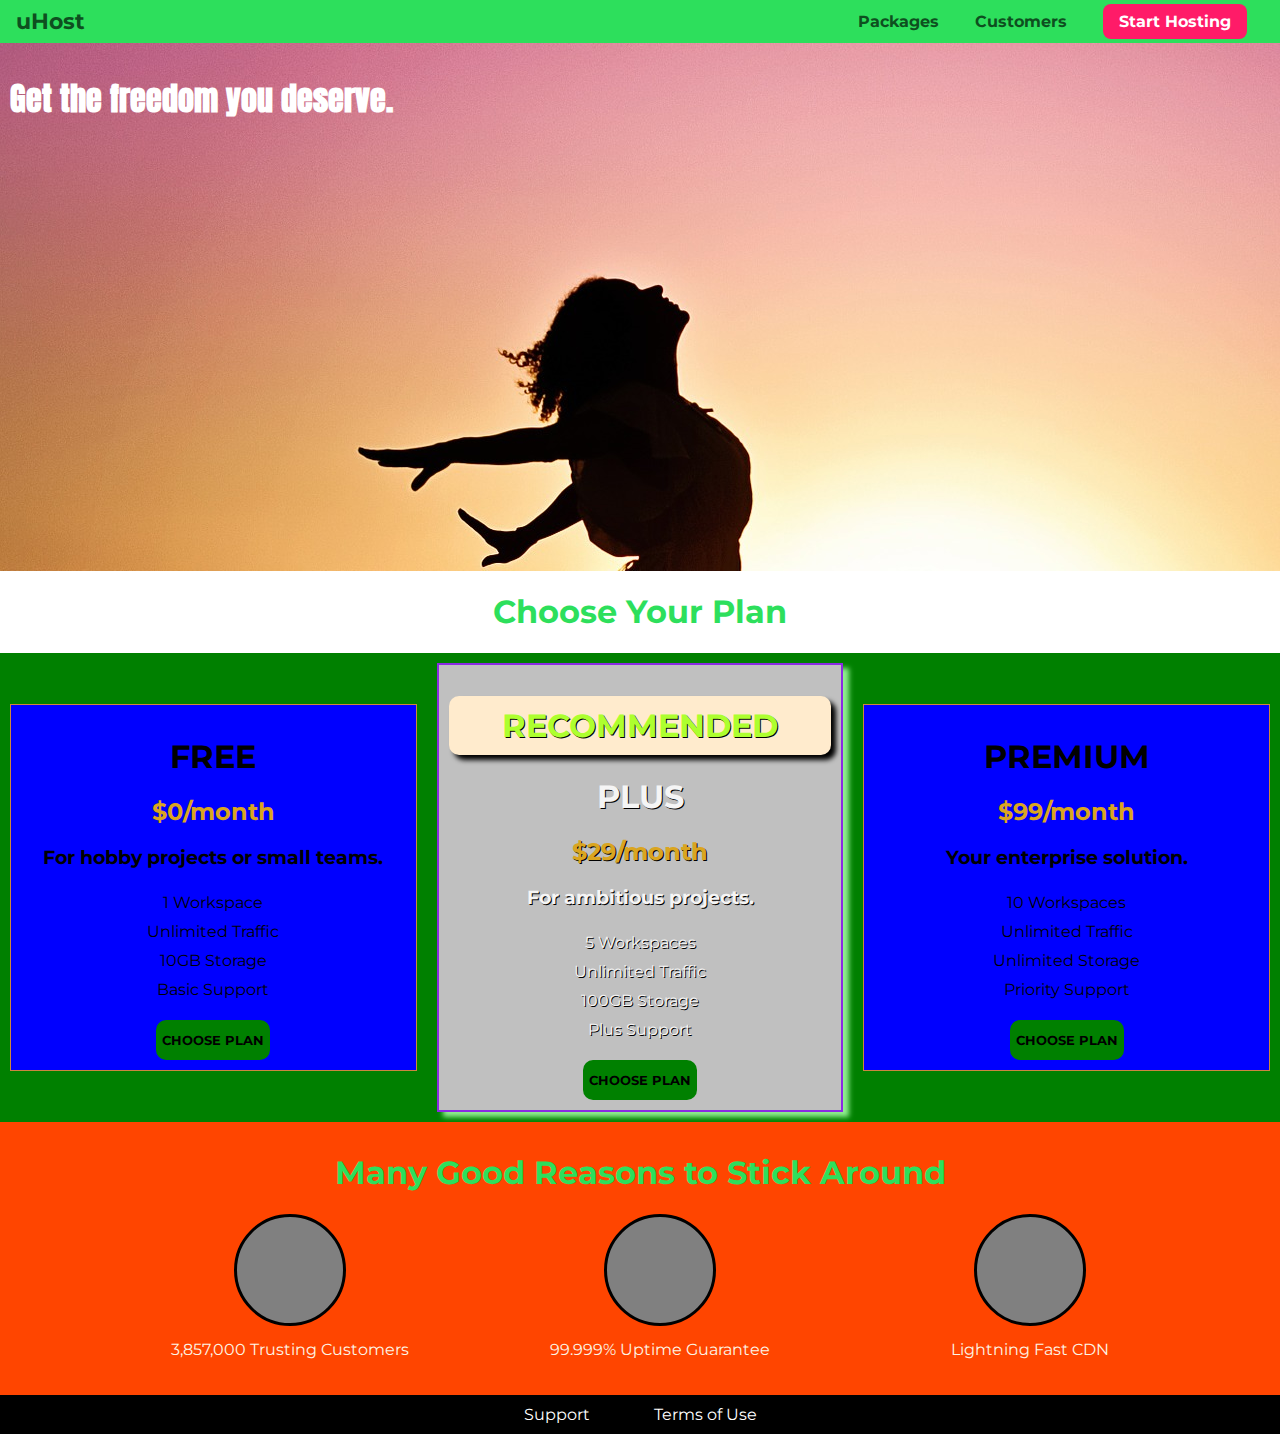
<file: Section_05_Practicing_the_Basics/index.html>
<!DOCTYPE html>
<html lang="en">

<head>
    <meta charset="UTF-8">
    <meta http-equiv="X-UA-Compatible" content="ie=edge">
    <title>uHost</title>
    <link rel="shortcut icon" href="favicon.png">
    <link href="https://fonts.googleapis.com/css?family=Anton" rel="stylesheet">
    <link href="https://fonts.googleapis.com/css?family=Montserrat:400,700" rel="stylesheet">
    <link rel="stylesheet" href="main.css">
</head>

<body>
    <header class="main-header">
        <div>
            <a href="index.html" class="main-header__brand">
                uHost
            </a>
        </div>
        <nav class="main-nav">
            <ul class="main-nav__items">
                <li class="main-nav__item">
                    <a href="packages/index.html">Packages</a>
                </li>
                <li class="main-nav__item">
                    <a href="customers/index.html">Customers</a>
                </li>
                <li class="main-nav__item main-nav__item--cta">
                    <a href="start-hosting/index.html">Start Hosting</a>
                </li>
            </ul>
        </nav>
    </header>
    <main>
        <section id="product-overview">
            <h1>Get the freedom you deserve.</h1>
        </section>
        <section id="plans">
            <h1 class="section-title">Choose Your Plan</h1>
            <div>
                <article>
                    <h1>FREE</h1>
                    <h2 class="plan-price">$0/month</h2>
                    <h3>For hobby projects or small teams.</h3>
                    <ul>
                        <li>1 Workspace</li>
                        <li>Unlimited Traffic</li>
                        <li>10GB Storage</li>
                        <li>Basic Support</li>
                    </ul>
                    <div>
                        <button>CHOOSE PLAN</button>
                    </div>
                </article>
                <article id="recommended">
                    <h1 id="recommended-badge">RECOMMENDED</h1>
                    <h1>PLUS</h1>
                    <h2 class="plan-price">$29/month</h2>
                    <h3>For ambitious projects.</h3>
                    <ul>
                        <li>5 Workspaces</li>
                        <li>Unlimited Traffic</li>
                        <li>100GB Storage</li>
                        <li>Plus Support</li>
                    </ul>
                    <div>
                        <button>CHOOSE PLAN</button>
                    </div>
                </article>
                <article>
                    <h1>PREMIUM</h1>
                    <h2 class="plan-price">$99/month</h2>
                    <h3>Your enterprise solution.</h3>
                    <ul>
                        <li>10 Workspaces</li>
                        <li>Unlimited Traffic</li>
                        <li>Unlimited Storage</li>
                        <li>Priority Support</li>
                    </ul>
                    <div>
                        <button>CHOOSE PLAN</button>
                    </div>
                </article>
            </div>
        </section>
        <section id="stick-around">
            <h1 class="section-title">Many Good Reasons to Stick Around</h1>
            <ul>
                <li>
                    <div>

                    </div>
                    <p>3,857,000 Trusting Customers</p>
                </li>
                <li>
                    <div>

                    </div>
                    <p>99.999% Uptime Guarantee</p>
                </li>
                <li>
                    <div>

                    </div>
                    <p>Lightning Fast CDN</p>
                </li>
            </ul>
        </section>
    </main>
    <footer>
        <nav>
            <ul>
                <li>
                    <a href="#">Support</a>
                </li>
                <li>
                    <a href="#">Terms of Use</a>
                </li>
            </ul>
        </nav>
    </footer>
</body>

</html>
</file>
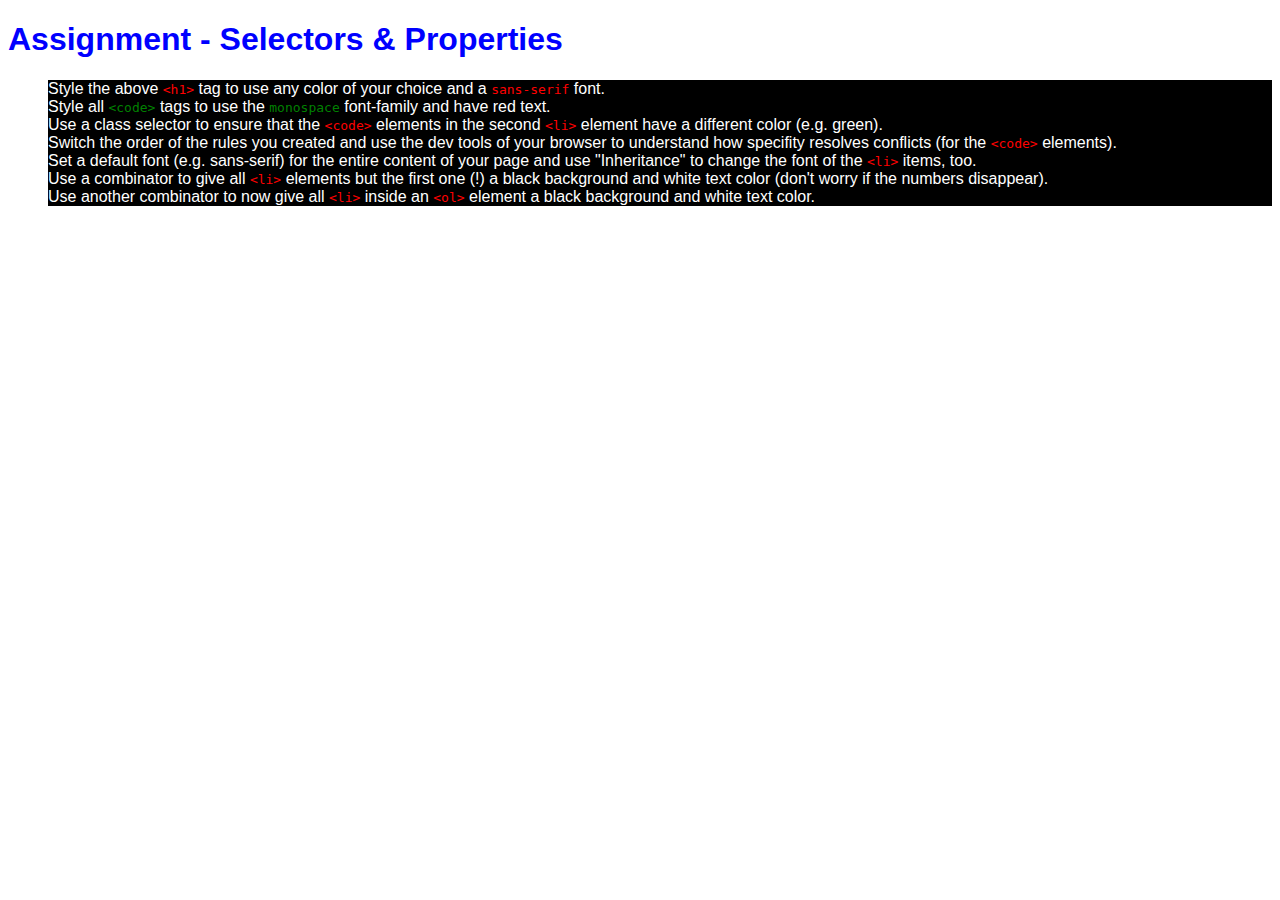
<file: Assignment_1/solution/index.html>
<!DOCTYPE html>
<html lang="en">
<head>
    <meta charset="UTF-8">
    <meta name="viewport" content="width=device-width, initial-scale=1.0">
    <meta http-equiv="X-UA-Compatible" content="ie=edge">
    <title>CSS Course</title>
    <link rel="stylesheet" href="main.css">
</head>
<body>
    <h1 id="assignment-instructions">Assignment - Selectors &amp; Properties</h1>
    <ol>
        <li>Style the above <code>&lt;h1&gt;</code> tag to use any color of your choice and a <code>sans-serif</code> font.</li>
        <li>Style all <code class="highlighted-code">&lt;code&gt;</code> tags to use the <code class="highlighted-code">monospace</code> font-family and have red text.</li>
        <li>Use a class selector to ensure that the <code>&lt;code&gt;</code> elements in the second <code>&lt;li&gt;</code> element have a different color (e.g. green).</li>
        <li>Switch the order of the rules you created and use the dev tools of your browser to understand how specifity resolves conflicts (for the <code>&lt;code&gt;</code> elements).</li>
        <li>Set a default font (e.g. sans-serif) for the entire content of your page and use "Inheritance" to change the font of the <code>&lt;li&gt;</code> items, too.</li>
        <li>Use a combinator to give all <code>&lt;li&gt;</code> elements but the first one (!) a black background and white text color (don't worry if the numbers disappear).</li>
        <li>Use another combinator to now give all <code>&lt;li&gt;</code> inside an <code>&lt;ol&gt;</code> element a black background and white text color.</li>
    </ol>
</body>
</html>
</file>
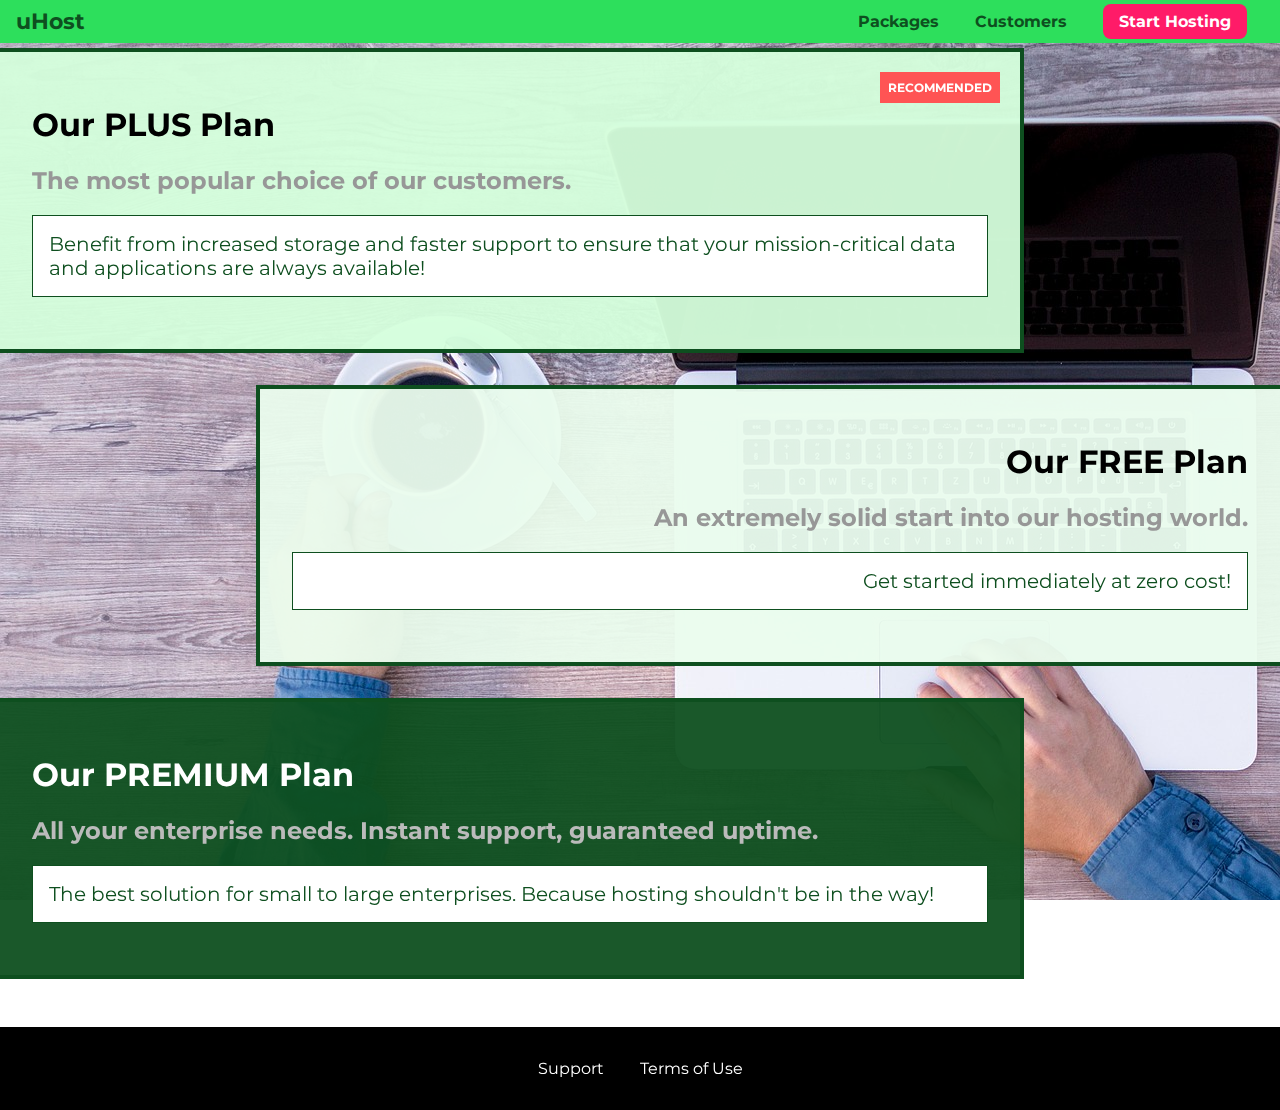
<file: Assignment_2/packages/index.html>
<!DOCTYPE html>
<html lang="en">

<head>
    <meta charset="UTF-8">
    <meta http-equiv="X-UA-Compatible" content="ie=edge">
    <title>uHost</title>
    <link rel="shortcut icon" href="favicon.png">
    <link href="https://fonts.googleapis.com/css?family=Montserrat:400,700" rel="stylesheet">
    <link rel="stylesheet" href="../shared.css">
    <link rel="stylesheet" href="packages.css">
</head>

<body>
    <div class="background"></div>
    <header class="main-header">
        <div>
            <a href="../index.html" class="main-header__brand">
                uHost
            </a>
        </div>
        <nav class="main-nav">
            <ul class="main-nav__items">
                <li class="main-nav__item">
                    <a href="index.html">Packages</a>
                </li>
                <li class="main-nav__item">
                    <a href="../customers/index.html">Customers</a>
                </li>
                <li class="main-nav__item main-nav__item--cta">
                    <a href="../start-hosting/index.html">Start Hosting</a>
                </li>
            </ul>
        </nav>
    </header>
    <main>
        <section class="package" id="plus">
            <a href="#">
                <h1 class="package__title">Our PLUS Plan</h1>
                <h2 class="package__badge">RECOMMENDED</h2>
                <h2 class="package__subtitle">The most popular choice of our customers.</h2>
                <p class="package__info">Benefit from increased storage and faster support to ensure that your mission-critical data and applications
                    are always available!</p>
            </a>
        </section>
        <section class="package" id="free">
            <a href="#">
                <h1 class="package__title">Our FREE Plan</h1>
                <h2 class="package__subtitle">An extremely solid start into our hosting world.</h2>
                <p class="package__info">Get started immediately at zero cost!</p>
            </a>
        </section>
        <div class="clearfix"></div>
        <section class="package" id="premium">
            <a href="#">
                <h1 class="package__title">Our PREMIUM Plan</h1>
                <h2 class="package__subtitle">All your enterprise needs. Instant support, guaranteed uptime. </h2>
                <p class="package__info">The best solution for small to large enterprises. Because hosting shouldn't be in the way!</p>
            </a>
        </section>
    </main>
    <footer class="main-footer">
        <nav>
            <ul class="main-footer__links">
                <li class="main-footer__link">
                    <a href="#">Support</a>
                </li>
                <li class="main-footer__link">
                    <a href="#">Terms of Use</a>
                </li>
            </ul>
        </nav>
    </footer>
</body>

</html>
</file>
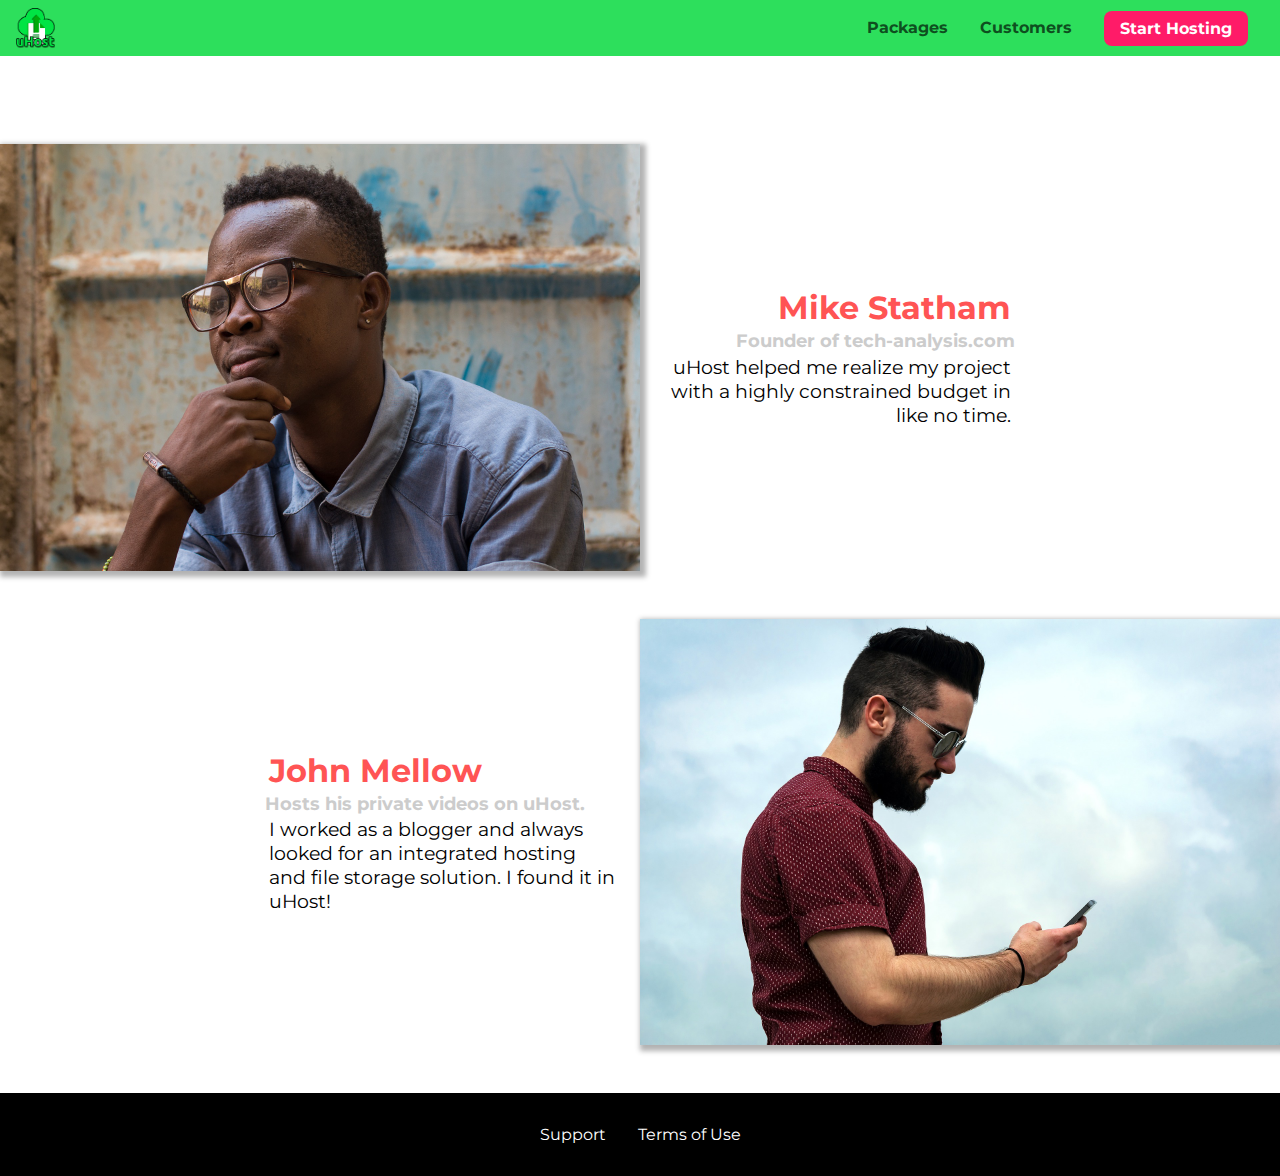
<file: Assignment_8/customers/index.html>
<!DOCTYPE html>
<html lang="en">

<head>
    <meta charset="UTF-8">
    <meta name="viewport" content="width=device-width, initial-scale=1.0">
    <meta http-equiv="X-UA-Compatible" content="ie=edge">
    <title>uHost Customers</title>
    <link rel="shortcut icon" href="../favicon.png">
    <link rel="stylesheet" href="../shared.css">
    <link rel="stylesheet" href="customers.css">
</head>

<body>
    <div class="backdrop"></div>
    <header class="main-header">
        <div>
            <button class="toggle-button">
                <span class="toggle-button__bar"></span>
                <span class="toggle-button__bar"></span>
                <span class="toggle-button__bar"></span>
            </button>
            <a href="../index.html" class="main-header__brand">
                <img src="../images/uhost-icon.png" alt="uHost - Your favorite hosting company">
            </a>
        </div>
        <nav class="main-nav">
            <ul class="main-nav__items">
                <li class="main-nav__item">
                    <a href="../packages/index.html">Packages</a>
                </li>
                <li class="main-nav__item">
                    <a href="index.html">Customers</a>
                </li>
                <li class="main-nav__item main-nav__item--cta">
                    <a href="../start-hosting/index.html">Start Hosting</a>
                </li>
            </ul>
        </nav>
    </header>
    <nav class="mobile-nav">
        <ul class="mobile-nav__items">
            <li class="mobile-nav__item">
                <a href="../packages/index.html">Packages</a>
            </li>
            <li class="mobile-nav__item">
                <a href="index.html">Customers</a>
            </li>
            <li class="mobile-nav__item mobile-nav__item--cta">
                <a href="../start-hosting/index.html">Start Hosting</a>
            </li>
        </ul>
    </nav>
    <main>
        <div>
            <div class="testimonial" id="customer-1">
                <div class="testimonial__image-container">
                    <img src="../images/customer-1.jpg" alt="Mike Statham - Customer" class="testimonial__image">
                </div>
                <div class="testimonial__info">
                    <h1 class="testimonial__name">Mike Statham</h1>
                    <h2 class="testimonial__subtitle">Founder of
                        <a href="tech-analysis.com">tech-analysis.com</a>
                    </h2>
                    <p class="testimonial__text">uHost helped me realize my project with a highly constrained budget in like no time.</p>
                </div>
            </div>
            <div class="testimonial" id="customer-2">

                <div class="testimonial__info">
                    <h1 class="testimonial__name">John Mellow</h1>
                    <h2 class="testimonial__subtitle">Hosts his private videos on uHost.
                    </h2>
                    <p class="testimonial__text">I worked as a blogger and always looked for an integrated hosting and file storage solution. I found
                        it in uHost!
                    </p>
                </div>
                <div class="testimonial__image-container">
                    <img src="../images/customer-2.jpg" alt="John Mellow - Customer" class="testimonial__image">
                </div>
            </div>
        </div>
    </main>
    <footer class="main-footer">
        <nav>
            <ul class="main-footer__links">
                <li class="main-footer__link">
                    <a href="#">Support</a>
                </li>
                <li class="main-footer__link">
                    <a href="#">Terms of Use</a>
                </li>
            </ul>
        </nav>
    </footer>
    <script src="../shared.js"></script>
</body>

</html>
</file>
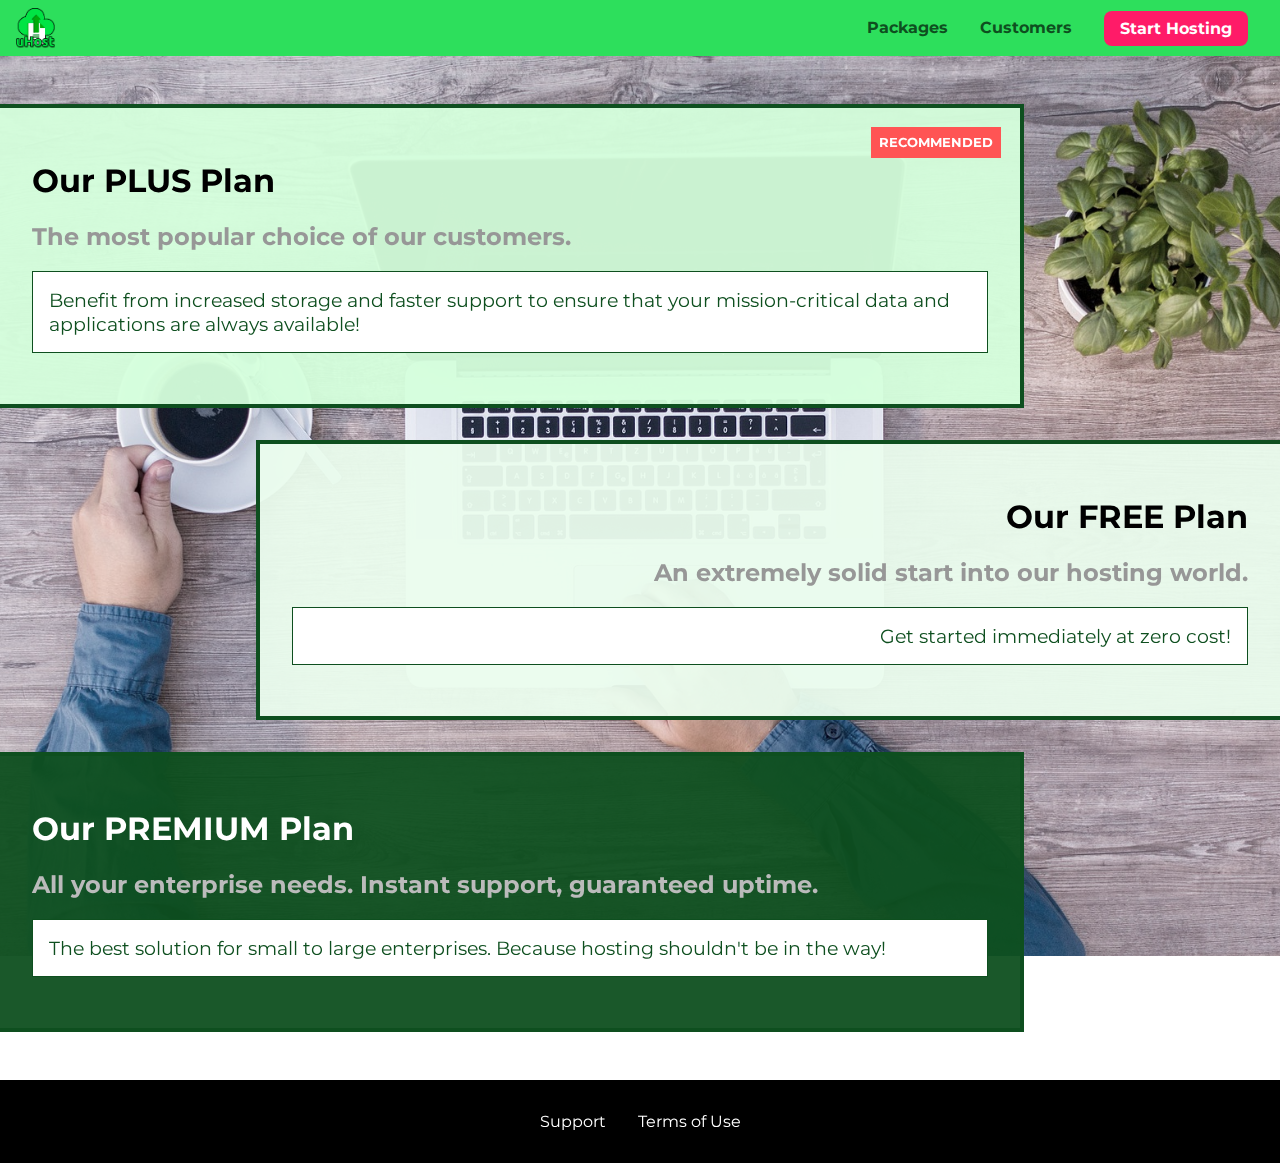
<file: Assignment_8/packages/index.html>
<!DOCTYPE html>
<html lang="en">

<head>
    <meta charset="UTF-8">
    <meta http-equiv="X-UA-Compatible" content="ie=edge">
    <meta name="viewport" content="width=device-width, initial-scale=1.0">
    <title>uHost</title>
    <link rel="shortcut icon" href="../favicon.png">
    <link rel="stylesheet" href="../shared.css">
    <link rel="stylesheet" href="packages.css">
</head>

<body>
    <div class="backdrop"></div>
    <div class="background"></div>
    <header class="main-header">
        <div>
            <button class="toggle-button">
                <span class="toggle-button__bar"></span>
                <span class="toggle-button__bar"></span>
                <span class="toggle-button__bar"></span>
            </button>
            <a href="../index.html" class="main-header__brand">
                <img src="../images/uhost-icon.png" alt="uHost - Your favorite hosting company">
            </a>
        </div>
        <nav class="main-nav">
            <ul class="main-nav__items">
                <li class="main-nav__item">
                    <a href="index.html">Packages</a>
                </li>
                <li class="main-nav__item">
                    <a href="../customers/index.html">Customers</a>
                </li>
                <li class="main-nav__item main-nav__item--cta">
                    <a href="../start-hosting/index.html">Start Hosting</a>
                </li>
            </ul>
        </nav>
    </header>
    <nav class="mobile-nav">
        <ul class="mobile-nav__items">
            <li class="mobile-nav__item">
                <a href="index.html">Packages</a>
            </li>
            <li class="mobile-nav__item">
                <a href="../customers/index.html">Customers</a>
            </li>
            <li class="mobile-nav__item mobile-nav__item--cta">
                <a href="../start-hosting/index.html">Start Hosting</a>
            </li>
        </ul>
    </nav>
    <main>
        <section class="package" id="plus">
            <a href="#">
                <h1 class="package__title">Our PLUS Plan</h1>
                <h2 class="package__badge">RECOMMENDED</h2>
                <h2 class="package__subtitle">The most popular choice of our customers.</h2>
                <p class="package__info">Benefit from increased storage and faster support to ensure that your mission-critical data and applications
                    are always available!</p>
            </a>
        </section>
        <section class="package" id="free">
            <a href="#">
                <h1 class="package__title">Our FREE Plan</h1>
                <h2 class="package__subtitle">An extremely solid start into our hosting world.</h2>
                <p class="package__info">Get started immediately at zero cost!</p>
            </a>
        </section>
        <div class="clearfix"></div>
        <section class="package" id="premium">
            <a href="#">
                <h1 class="package__title">Our PREMIUM Plan</h1>
                <h2 class="package__subtitle">All your enterprise needs. Instant support, guaranteed uptime. </h2>
                <p class="package__info">The best solution for small to large enterprises. Because hosting shouldn't be in the way!</p>
            </a>
        </section>
    </main>
    <footer class="main-footer">
        <nav>
            <ul class="main-footer__links">
                <li class="main-footer__link">
                    <a href="#">Support</a>
                </li>
                <li class="main-footer__link">
                    <a href="#">Terms of Use</a>
                </li>
            </ul>
        </nav>
    </footer>
    <script src="../shared.js"></script>
</body>

</html>
</file>
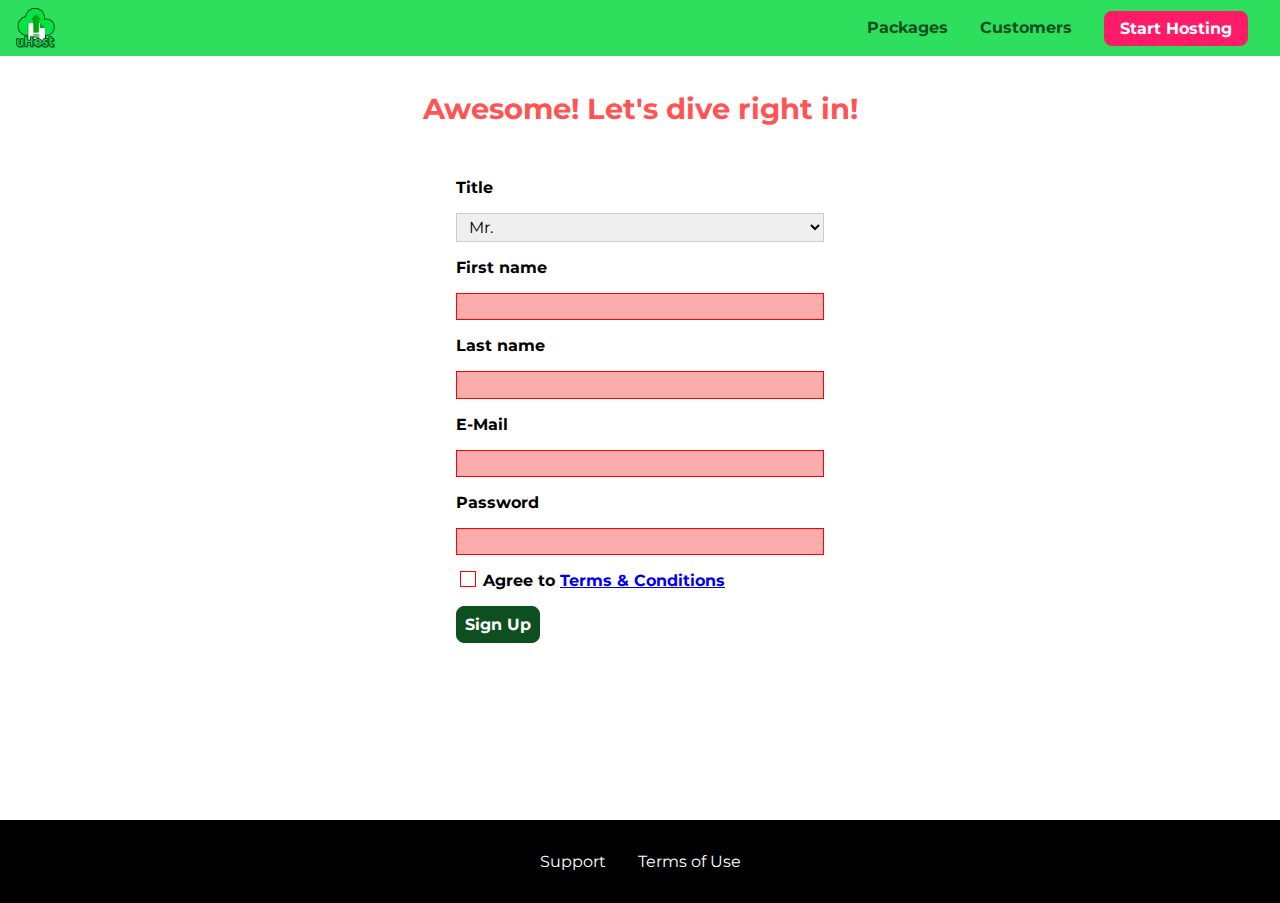
<file: Assignment_8/start-hosting/index.html>
<!DOCTYPE html>
<html lang="en">

<head>
    <meta charset="UTF-8">
    <meta name="viewport" content="width=device-width, initial-scale=1.0">
    <meta http-equiv="X-UA-Compatible" content="ie=edge">
    <title>uHost Signup</title>
    <link rel="shortcut icon" href="../favicon.png">
    <link rel="stylesheet" href="../shared.css">
    <link rel="stylesheet" href="start-hosting.css">
</head>

<body>
    <div class="backdrop"></div>
    <header class="main-header">
        <div>
            <button class="toggle-button">
                <span class="toggle-button__bar"></span>
                <span class="toggle-button__bar"></span>
                <span class="toggle-button__bar"></span>
            </button>
            <a href="../index.html" class="main-header__brand">
                <img src="../images/uhost-icon.png" alt="uHost - Your favorite hosting company">
            </a>
        </div>
        <nav class="main-nav">
            <ul class="main-nav__items">
                <li class="main-nav__item">
                    <a href="../packages/index.html">Packages</a>
                </li>
                <li class="main-nav__item">
                    <a href="../customers/index.html">Customers</a>
                </li>
                <li class="main-nav__item main-nav__item--cta">
                    <a href="index.html">Start Hosting</a>
                </li>
            </ul>
        </nav>
    </header>
    <nav class="mobile-nav">
        <ul class="mobile-nav__items">
            <li class="mobile-nav__item">
                <a href="../packages/index.html">Packages</a>
            </li>
            <li class="mobile-nav__item">
                <a href="../customers/index.html">Customers</a>
            </li>
            <li class="mobile-nav__item mobile-nav__item--cta">
                <a href="index.html">Start Hosting</a>
            </li>
        </ul>
    </nav>
    <main class="signup-page">
        <h1 class="signup-title">Awesome! Let's dive right in!</h1>
        <form action="index.html" class="signup-form">
            <label for="title">Title</label>
            <select id="title">
                <option value="mr">Mr.</option>
                <option value="ms">Ms.</option>
            </select>
            <label for="first-name">First name</label>
            <input type="text" id="first-name" required>
            <label for="last-name">Last name</label>
            <input type="text" id="last-name" required>
            <label for="email">E-Mail</label>
            <input type="email" id="email" required>
            <label for="password">Password</label>
            <input type="password" id="password" required>
            <input type="checkbox" id="agree-terms" required>
            <label for="agree-terms">Agree to
                <a href="#">Terms &amp; Conditions</a>
            </label>
            <button type="submit" class="button">Sign Up</button>
        </form>
    </main>
    <footer class="main-footer">
        <nav>
            <ul class="main-footer__links">
                <li class="main-footer__link">
                    <a href="#">Support</a>
                </li>
                <li class="main-footer__link">
                    <a href="#">Terms of Use</a>
                </li>
            </ul>
        </nav>
    </footer>
    <script src="../shared.js"></script>
</body>

</html>
</file>
<file: Assignment_1/main.css>
body {
     font-family: sans-serif;
}
h1 {
     color: gray;
     font-family: sans-serif;
}
.second-list code {
     color: green;
}
code {
     color: blue; /*Should be red for assingment. */
     font-family: monospace;
}
li {
     font-family: inherit;
}
li ~ li {
     background-color: black;
     color: white;
}
ol li {
     background-color: black;
     color: white;
}
</file>
<file: Assignment_2/shared.css>
* {
    box-sizing: border-box;
}

body {
    font-family: 'Montserrat', sans-serif;
    margin: 0;
}

.main-header {
    width: 100%;
    position: fixed;
    top: 0;
    left: 0;
    background: #2ddf5c;
    padding: 8px 16px;
    z-index: 1;
}

.main-header > div {
    display: inline-block;
    vertical-align: middle;
}

.main-header__brand {
    color: #0e4f1f;
    text-decoration: none;
    font-weight: bold;
    font-size: 22px;
}

.main-nav {
    display: inline-block;
    text-align: right;
    width: calc(100% - 74px);
    vertical-align: middle;
}

.main-nav__items {
    margin: 0;
    padding: 0;
    list-style: none;
}

.main-nav__item {
    display: inline-block;
    margin: 0 16px;
}

.main-nav__item a {
    text-decoration: none;
    color: #0e4f1f;
    font-weight: bold;
    padding: 3px 0;
}

.main-nav__item a:hover,
.main-nav__item a:active {
    color: white;
    border-bottom: 5px solid white;
}

.main-nav__item--cta a {
    color: white;
    background: #ff1b68;
    padding: 8px 16px;
    border-radius: 8px;
}

.main-nav__item--cta a:hover,
.main-nav__item--cta a:active {
    color: #ff1b68;
    background: white;
    border: none;
}

.main-footer {
    background: black;
    padding: 32px;
    margin-top: 48px;
}

.main-footer__links {
    list-style: none;
    margin: 0;
    padding: 0;
    text-align: center;
}

.main-footer__link {
    display: inline-block;
    margin: 0 16px;
}

.main-footer__link a {
    color: white;
    text-decoration: none;
}

.main-footer__link a:hover,
.main-footer__link a:active {
    color: #ccc;
}

.button {
    background: #0e4f1f;
    color: white;
    font: inherit;
    border: 1.5px solid #0e4f1f;
    padding: 8px;
    border-radius: 8px;
    font-weight: bold;
    cursor: pointer;
}

.button:hover,
.button:active {
    background: white;
    color: #0e4f1f;
}

.button:focus {
    outline: none;
}
</file>
<file: Assignment_2/main.css>
#product-overview {
    background: url("freedom.jpg");
    width: 100%;
    height: 528px;
    padding: 10px;
    margin-top: 43px;
    position: relative;
}

.section-title {
    color: #2ddf5c;
    text-align: center;
}

#product-overview h1 {
    color: white;
    font-family: 'Anton', sans-serif;
    position: absolute;
    left: 3%;
    bottom: 1%;
}

.plan__list {
    width: 80%;
    margin: auto;
    text-align: center;
}

.plan {
    background: #d5ffdc;
    text-align: center;
    padding: 16px;
    margin: 8px;
    display: inline-block;
    width: 30%;
    vertical-align: middle;
}

.plan--highlighted {
    background: #19b84c;
    color: white;
    box-shadow: 2px 2px 2px 2px rgba(0, 0, 0, 0.5);
}

.plan__annotation {
    background: white;
    color: #19b84c;
    padding: 8px;
    box-shadow: 2px 2px 2px 2px rgba(0, 0, 0, 0.5);
    border-radius: 8px;
}

.plan__title {
    color: #0e4f1f;
}

.plan__price {
    color: #858585;
}

.plan--highlighted .plan__title {
    color: white;
}

.plan--highlighted .plan__price {
    color: #0e4f1f;
}

.plan__features {
    list-style: none;
    margin: 0;
    padding: 0;
}

.plan__feature {
    margin: 8px 0;
}

#key-features {
    background: #ff1b68;
    margin-top: 80px;
    padding: 16px;
}

#key-features .section-title {
    color: white;
    margin: 32px;
}

.key-feature__list {
    list-style: none;
    margin: 0;
    padding: 0;
    text-align: center;
}

.key-feature {
    display: inline-block;
    width: 30%;
    vertical-align: top;
}

.key-feature__image {
    background: #ffcede;
    width: 128px;
    height: 128px;
    border: 2px solid #424242;
    border-radius: 50%;
    margin: auto;
}

.key-feature__description {
    text-align: center;
    font-weight: bold;
    color: white;
    font-size: 20px;
}

/* h1 {
    font-family: sans-serif;
} */
</file>
<file: Assignment_8/shared.css>
@import url('https://fonts.googleapis.com/css?family=Roboto:100,400,900');
@import url('https://fonts.googleapis.com/css?family=Anton');
@import url('https://fonts.googleapis.com/css?family=Montserrat:400,700');

* {
  box-sizing: border-box;
}

body {
  font-family: "Montserrat", sans-serif;
  margin: 0;
}

main {
  min-height: calc(100vh - 3.5rem - 8rem);
  margin-top: 3.5rem;
}

.backdrop {
  position: fixed;
  display: none;
  top: 0;
  left: 0;
  z-index: 100;
  width: 100vw;
  height: 100vh;
  background: rgba(0, 0, 0, 0.5);
}

.main-header {
  width: 100%;
  position: fixed;
  top: 0;
  left: 0;
  background: #2ddf5c;
  padding: 0.5rem 1rem;
  z-index: 10;
  display: flex;
  align-items: center;
  justify-content: space-between;
}

.toggle-button {
  width: 3rem;
  background: transparent;
  border: none;
  cursor: pointer;
  padding-top: 0;
  padding-bottom: 0;
  vertical-align: middle;
}

.toggle-button:focus {
  outline: none;
}

.toggle-button__bar {
  width: 100%;
  height: 0.2rem;
  background: black;
  display: block;
  margin: 0.6rem 0;
}

.main-header__brand {
  color: #0e4f1f;
  text-decoration: none;
  font-weight: bold;
  /* width: 20px; */
}

.main-header__brand img {
  height: 2.5rem;
  vertical-align: middle;
  /* width: 100%; */
}

.main-nav {
  display: none;
}

.main-nav__items {
  margin: 0;
  padding: 0;
  list-style: none;
  display: flex;
}

.main-nav__item {
  margin: 0 1rem;
}

.main-nav__item a,
.mobile-nav__item a {
  text-decoration: none;
  color: #0e4f1f;
  font-weight: bold;
  padding: 0.2rem 0;
}

.main-nav__item a:hover,
.main-nav__item a:active {
  color: white;
  border-bottom: 5px solid white;
}

.main-nav__item--cta a,
.mobile-nav__item--cta a {
  color: white;
  background: #ff1b68;
  padding: 0.5rem 1rem;
  border-radius: 8px;
}

.main-nav__item--cta a:hover,
.main-nav__item--cta a:active,
.mobile-nav__item--cta a:hover,
.mobile-nav__item--cta a:active {
  color: #ff1b68;
  background: white;
  border: none;
}

@media (min-width: 40rem) {
  .toggle-button {
    display: none;
  }

  .main-nav {
    display: flex;
  }
}

.main-footer {
  background: black;
  padding: 2rem;
  margin-top: 3rem;
}

.main-footer__links {
  list-style: none;
  margin: 0;
  padding: 0;
  display: flex;
  flex-direction: column;
  align-items: center;
}

.main-footer__link {
  margin: 0.5rem 0;
}

.main-footer__link a {
  color: white;
  text-decoration: none;
}

.main-footer__link a:hover,
.main-footer__link a:active {
  color: #ccc;
}

.mobile-nav {
  display: none;
  position: fixed;
  z-index: 101;
  top: 0;
  left: 0;
  background: white;
  width: 80%;
  height: 100vh;
}

.mobile-nav__items {
  width: 90%;
  height: 100%;
  list-style: none;
  margin: 0 auto;
  padding: 0;
  display: flex;
  flex-direction: column;
  justify-content: center;
  align-items: center;
}

.mobile-nav__item {
  margin: 1rem 0;
}

.mobile-nav__item a {
  font-size: 1.5rem;
}

.button {
  background: #0e4f1f;
  color: white;
  font: inherit;
  border: 1.5px solid #0e4f1f;
  padding: 0.5rem;
  border-radius: 8px;
  font-weight: bold;
  cursor: pointer;
}

.button:hover,
.button:active {
  background: white;
  color: #0e4f1f;
}

.button:focus {
  outline: none;
}

.button[disabled] {
  cursor: not-allowed;
  border: #a1a1a1;
  background: #ccc;
  color: #a1a1a1;
} 

.open {
    display: block !important;
}

@media (min-width: 40rem) {
  .main-footer__link {
    margin: 0 1rem;
  }

  .main-footer__links {
    flex-direction: row;
    justify-content: center;
  }
}
</file>
<file: Assignment_8/main.css>
#product-overview {
  background: linear-gradient(to top, rgba(80, 68, 18, 0.6) 10%, transparent),
    url("images/freedom.jpg") center/cover no-repeat border-box,
    #ff1b68;
  /* background-image: url("freedom.jpg");
    background-size: cover;
    background-position: left 10% bottom 20%; */
  /* background-repeat: no-repeat;
    background-origin: border-box;
    background-clip: border-box; */
  /* background-image: linear-gradient(180deg, red 70%, blue 60%, rgba(0,0,0,0.5)); */
  /* background-image: radial-gradient(ellipse farthest-corner at 20% 50%, red, blue 70%, green); */
  width: 100vw;
  height: 33vh;
  /* border: 5px dashed red; */
  position: relative;
}

#product-overview h1 {
  color: white;
  font-family: "Anton", sans-serif;
  position: absolute;
  bottom: 5%;
  left: 3%;
  font-size: 1.6rem;
}

@media (min-width: 40rem) and (min-height: 40rem) {
  #product-overview {
    height: 40vh;
    background-position: 50% 25%;
  }

  #product-overview h1 {
    font-size: 3rem;
  }
}

.section-title {
  color: #2ddf5c;
  text-align: center;
}

.plan {
  background: #d5ffdc;
  text-align: center;
  padding: 1rem;
  margin: 0.5rem 0;
  width: 100%;
}

.plan--highlighted {
  background: #19b84c;
  color: white;
}

.plan__annotation {
  background: white;
  color: #19b84c;
  padding: 0.5rem;
  box-shadow: 2px 2px 2px 2px rgba(0, 0, 0, 0.5);
  border-radius: 8px;
}

.plan__title {
  color: #0e4f1f;
}

.plan__price {
  color: #858585;
}

.plan--highlighted .plan__title {
  color: white;
}

.plan--highlighted .plan__price {
  color: #0e4f1f;
}

.plan__features {
  list-style: none;
  margin: 0;
  padding: 0;
}

.plan__feature {
  margin: 0.5rem 0;
}

@media (min-width: 40rem) {
  /*assignment => flex container*/
  .plan__list { 
    width: 100%;
    /* text-align: center; */
    display: flex; 
    justify-content: center;
    align-items: center;
  }

  /*assignment => flex container*/
  .plan {
    display: flex;
    flex-direction: column;
    justify-content: space-evenly;
    /* align-items: centers; */
    width: 30%;
    padding: 0.8rem;
    height: 25rem;
    min-width: 13rem;
    max-width: 25rem;
  }

   /*assignment => z-index & height*/
  .plan--highlighted {
    box-shadow: 2px 2px 2px 2px rgba(0, 0, 0, 0.5);
    height: 30rem;
    z-index: 2;
  }
}

#key-features {
  display: flex;
  justify-content: space-around;
  align-items: center;
  flex-wrap: wrap;
  background: #ff1b68;
  margin-top: 5rem;
  padding: 1rem;
}

#key-features .section-title {
  color: white;
  margin: 2rem;
  width: 100%;
}

.key-feature__list {
  display: flex;
  flex-wrap: wrap;
  justify-content: space-around;
  align-items: center;
  list-style: none;
  margin: 0;
  padding: 0;
}
.key-feature__image {
  display:flex;
  justify-content: center;
  align-items: center;
  background: #ffcede;
  width: 10rem;
  height: 7.5rem;
  border: 2px solid #424242;
  border-radius: 50%;
  margin: auto;
  padding: 1.5rem;
}

.key-feature__description {
  text-align: center;
  font-weight: bold;
  color: white;
  font-size: 1.2rem;
}

@media (min-width: 40rem) {
  /*assignment*/
  .key-feature {
    display: flex;
    justify-content: center;
    align-items: center;
    width: 30%;
    max-width: 25rem;
    vertical-align: top;
  }

  /*assignment => add .key-feature_list => flex container*/
  .key-feature__list {
    display: flex;
  }
}

/* h1 {
    font-family: sans-serif;
} */

.modal {
  position: fixed;
  display: none;
  z-index: 200;
  top: 20%;
  left: 30%;
  width: 40%;
  background: white;
  padding: 1rem;
  border: 1px solid #ccc;
  box-shadow: 1px 1px 1px rgba(0, 0, 0, 0.5);
}

.modal__title {
  text-align: center;
  margin: 0 0 1rem 0;
}

.modal__actions {
  text-align: center;
}

.modal__action {
  border: 1px solid #0e4f1f;
  background: #0e4f1f;
  text-decoration: none;
  color: white;
  font: inherit;
  padding: 0.5rem 1rem;
  cursor: pointer;
}

.modal__action:hover,
.modal__action:active {
  background: #2ddf5c;
  border-color: #2ddf5c;
}

.modal__action--negative {
  background: red;
  border-color: red;
}

.modal__action--negative:hover,
.modal__action--negative:active {
  background: #ff5454;
  border-color: #ff5454;
}
</file>
<file: Section_05_Assignment/shared.css>
* {
    box-sizing: border-box;
}

body {
    font-family: 'Montserrat', sans-serif;
    margin: 0;
}

.main-header {
    width: 100%;
    background: #2ddf5c;
    padding: 8px 16px;
}

.main-header > div {
    display: inline-block;
    vertical-align: middle;
}

.main-header__brand {
    color: #0e4f1f;
    text-decoration: none;
    font-weight: bold;
    font-size: 22px;
}

.main-nav {
    display: inline-block;
    text-align: right;
    width: calc(100% - 74px);
    vertical-align: middle;
}

.main-nav__items {
    margin: 0;
    padding: 0;
    list-style: none;
}

.main-nav__item {
    display: inline-block;
    margin: 0 16px;
}

.main-nav__item a {
    text-decoration: none;
    color: #0e4f1f;
    font-weight: bold;
    padding: 3px 0;
}

.main-nav__item a:hover,
.main-nav__item a:active {
    color: white;
    border-bottom: 5px solid white;
}

.main-nav__item--cta a {
    color: white;
    background: #ff1b68;
    padding: 8px 16px;
    border-radius: 8px;
}

.main-nav__item--cta a:hover,
.main-nav__item--cta a:active {
    color: #ff1b68;
    background: white;
    border: none;
}

.main-footer {
    background: black;
    padding: 32px;
    margin-top: 48px;
}

.main-footer__links {
    list-style: none;
    margin: 0;
    padding: 0;
    text-align: center;
}

.main-footer__link {
    display: inline-block;
    margin: 0 16px;
}

.main-footer__link a {
    color: white;
    text-decoration: none;
}

.main-footer__link a:hover,
.main-footer__link a:active {
    color: #ccc;
}

.button {
    background: #0e4f1f;
    color: white;
    font: inherit;
    border: 1.5px solid #0e4f1f;
    padding: 8px;
    border-radius: 8px;
    font-weight: bold;
    cursor: pointer;
}

.button:hover,
.button:active {
    background: white;
    color: #0e4f1f;
}

.button:focus {
    outline: none;
}
</file>
<file: Section_05_Assignment/main.css>
#product-overview {
    background: url("freedom.jpg");
    width: 100%;
    height: 528px;
    padding: 10px;   
}

.section-title {
    color: #2ddf5c;
    text-align: center;
}

#product-overview h1 {
    color: white;
    font-family: 'Anton', sans-serif;
}

.plan {
    background: #d5ffdc;
    text-align: center;
    padding: 16px;
    margin: 8px;
    display: inline-block;
    width: 30%;
    vertical-align: middle;
}

.plan--highlighted {
    background: #19b84c;
    color: white;
    box-shadow: 2px 2px 2px 2px rgba(0, 0, 0, 0.5);
}

.plan__annotation {
    background: white;
    color: #19b84c;
    padding: 8px;
    box-shadow: 2px 2px 2px 2px rgba(0, 0, 0, 0.5);
    border-radius: 8px;
}

.plan__title {
    color: #0e4f1f;
}

.plan__price {
    color: #858585;
}

.plan--highlighted .plan__title {
    color: white;
}

.plan--highlighted .plan__price {
    color: #0e4f1f;
}

.plan__features {
    list-style: none;
    margin: 0;
    padding: 0;
}

.plan__feature {
    margin: 8px 0;
}

#key-features {
    background: #ff1b68;
    margin-top: 80px;
    padding: 16px;
}

#key-features .section-title {
    color: white;
    margin: 32px;
}

.key-feature__list {
    list-style: none;
    margin: 0;
    padding: 0;
    text-align: center;
}

.key-feature {
    display: inline-block;
    width: 30%;
    vertical-align: top;
}

.key-feature__image {
    background: #ffcede;
    width: 128px;
    height: 128px;
    border: 2px solid #424242;
    border-radius: 50%;
    margin: auto;
}

.key-feature__description {
    text-align: center;
    font-weight: bold;
    color: white;
    font-size: 20px;
}

/* h1 {
    font-family: sans-serif;
} */
</file>
<file: Section_05_Practicing_the_Basics/main.css>
* {
    box-sizing: border-box;
}

body {
    font-family: 'Montserrat', sans-serif;
    margin: 0;
}

#product-overview {
    background: url("freedom.jpg");
    width: 100%;
    height: 528px;
    padding: 10px;   
}

.section-title {
    color: #2ddf5c;
    text-align: center;
}

#product-overview h1 {
    color: white;
    font-family: 'Anton', sans-serif;
}

#plans > div {
    display: flex;
    background: green;
    align-items: center;
}
#plans article {
    border: 1px solid peru;
    width: 33%;
    margin: 10px;
    padding: 10px;
    background: blue;
    text-align: center;
}
#plans ul {
    list-style: none;
    padding: 0;
}
#plans ul > li {
    padding: 5px 0px;
}
#plans button {
    height: 40px;
    border: none;
    outline: none;
    border-radius: 10px;
    background: green;
    cursor: pointer;
    font-family: inherit;
    font-weight: bold;
}
#plans button:hover {
    border: 2px solid green;
}
article#recommended {
    background: silver;
    border: 2px solid blueviolet;
    box-shadow: 6px 5px 5px lightgreen;
    color: whitesmoke;
    text-shadow: 1px 1px black;
}
#recommended-badge {
    background: blanchedalmond;
    padding: 10px;
    border-radius: 10px;
    color: greenyellow;
    box-shadow: 5px 5px 5px black;
}
.plan-price {
    color: goldenrod;
}

#stick-around {
    text-align: center;
    background: orangered;
    color: oldlace;
    padding: 10px;
}
#stick-around li {
    display: inline-block;
    width: 30%;
}
#stick-around div {
    display: inline-block;
    height: 7rem;
    width: 7rem;
    border: 3px solid black;
    border-radius: 50%;
    background: gray;
}
#stick-around p {
    margin: 10px;
}

.main-header {
    width: 100%;
    background: #2ddf5c;
    padding: 8px 16px;
}

.main-header > div {
    display: inline-block;
    vertical-align: middle;
}

.main-header__brand {
    color: #0e4f1f;
    text-decoration: none;
    font-weight: bold;
    font-size: 22px;
}

.main-nav {
    display: inline-block;
    text-align: right;
    width: calc(100% - 74px);
    vertical-align: middle;
}

.main-nav__items {
    margin: 0;
    padding: 0;
    list-style: none;
}

.main-nav__item {
    display: inline-block;
    margin: 0 16px;
}

.main-nav__item a {
    text-decoration: none;
    color: #0e4f1f;
    font-weight: bold;
    padding: 3px 0;
}

.main-nav__item a:hover,
.main-nav__item a:active {
    color: white;
    border-bottom: 5px solid white;
}

.main-nav__item--cta a {
    color: white;
    background: #ff1b68;
    padding: 8px 16px;
    border-radius: 8px;
}

.main-nav__item--cta a:hover,
.main-nav__item--cta a:active {
    color: #ff1b68;
    background: white;
    border: none;
}
footer {
    text-align: center;
    background: black;
}
footer ul {
    margin: 0;
    padding: 10px;
}
footer li {
    display: inline;
    margin: 0 30px;
}
footer a {
    list-style: circle;
    color: white;
    text-decoration: none;
}

footer a:hover,
footer a:active {
    color: royalblue;
}
</file>
<file: Assignment_1/solution/main.css>
body {
    font-family: sans-serif;
}

.highlighted-code {
    color: green;
}

#assignment-instructions {
    font-family: sans-serif;
    color: blue;
}

code {
    font-family: monospace;
    color: red;
}

li + li {
    background: black;
    color: white;
}

ol li {
    background: black;
    color: white;
}
</file>
<file: Assignment_2/packages/packages.css>
main {
    padding-top: 32px;
}

.background {
    background: url("../images/plans-background.jpg");
    width: 100%;
    height: 100%;
    position: fixed;
    z-index: -1;
}

.package {
    width: 80%;
    margin: 16px 0;
    border: 4px solid #0e4f1f;
    border-left: none;
    position: relative;
}

.package:hover,
.package:active {
    box-shadow: 2px 2px 4px rgba(0,0,0,0.5);
    border-color: #ff5454;
    /* border-color: #ff5454 !important; */
}

.package a {
    text-decoration: none;
    color: inherit;
    display: block;
    padding: 32px;
}

.package__badge {
    position: absolute;
    top: 0;
    right: 0;
    margin: 20px;
    font-size: 12px;
    color: white;
    background: #ff5454;
    padding: 8px;
    z-index: 10;
}

.package__subtitle {
    color: #979797;
}

.package__info {
    padding: 16px;
    border: 1px solid #0e4f1f;
    font-size: 20px;
    color: #0e4f1f;
    background: white;
}

.clearfix {
    clear: both;
}

#plus {
    background: rgba(213, 255, 220, 0.95);
    position: sticky;
}

#free {
    background: rgba(234, 252, 237, 0.95);
    float: right;
    border-right: none;
    border-left: 4px solid #0e4f1f;
    text-align: right;
}

#free:hover,
#free:active {
    border-left-color: #ff5454;
}

#premium {
    background: rgba(14, 79, 31, 0.95);
}

#premium .package__title {
    color: white;
}

#premium .package__subtitle {
    color: #bbb;
}
</file>
<file: Assignment_8/customers/customers.css>
main {
  padding-top: 2.5rem;
}

.testimonial {
    font-size: 1.2rem;
  }
  
  /*.testimonial__list {
    width: 80%;
    margin: auto;
  }*/

  .testimonial__image-container {
    width: 100%;
    max-width: 40rem;
    box-shadow: 3px 3px 5px 3px rgba(0,0,0,0.3);
  }

  .testimonial__image {
    width: 100%;
    vertical-align: top;
  }
  
  .testimonial__info {
    text-align: right;
    padding: 0.9rem;
  }
  
  #customer-2.testimonial {
    text-align: right;
  }
  
  #customer-2 .testimonial__info {
    text-align: left;
  }
  
  .testimonial__name {
    margin: 0.2rem;
    color: #ff5454;
    font-size: 2rem;
  }
  
  .testimonial__subtitle {
    margin: 0;
    font-size: 1.1rem;
    color: #ccc;
  }
  
  .testimonial__subtitle a {
    color: inherit;
    text-decoration: none;
  }
  
  .testimonial__subtitle a:hover,
  .testimonial__subtitle a:active {
    color: #7a7a7a;
  }

  .testimonial__text {
    margin: 0.2rem;
  }

  @media (min-width: 40rem) {
    .testimonial {
      margin: 3rem auto;
      max-width: 1500px;
    }

    .testimonial__image-container {
      display: inline-block;
      vertical-align: middle;
      width: 66%;
    }

    .testimonial__info {
      display: inline-block;
      vertical-align: middle;
      width: 30%;
    }
    
  }
</file>
<file: Assignment_8/packages/packages.css>
@font-face {
    font-family: "AnonymousPro";
    src: url("anonymousPro-Regular.ttf") format("truetype");
}

@font-face {
    font-family: "AnonymousPro";
    src: url("anonymousPro-Bold.ttf");
    font-weight: 700;
}

main {
    padding-top: 2rem;
}

.background {
    background: url("../images/plans-background.jpg") center/cover;
    filter: grayscale(40%);
    width: 100vw;
    height: 100vh;
    position: fixed;
    z-index: -1;
}

.package {
    width: 80%;
    margin: 1rem 0;
    border: 4px solid #0e4f1f;
    border-left: none;
    position: relative;
}

.package:hover,
.package:active {
    box-shadow: 2px 2px 4px rgba(0,0,0,0.5);
    border-color: #ff5454;
    /* border-color: #ff5454 !important; */
}

.package a {
    text-decoration: none;
    color: inherit;
    display: block;
    padding: 2rem;
}

.package__badge {
    position: absolute;
    top: 0;
    right: 0;
    margin: 1.2rem;
    font-size: 0.8rem;
    color: white;
    background: #ff5454;
    padding: 0.5rem;
}

.package__subtitle {
    color: #979797;
}

.package__info {
    padding: 1rem;
    border: 1px solid #0e4f1f;
    color: #0e4f1f;
    background: white;
    font-size: 1.2rem;
    /* font-style font-variant font-weight font-size/line-height font-family*/
}

.clearfix {
    clear: both;
}

#plus {
    background: rgba(213, 255, 220, 0.95);
}

#free {
    background: rgba(234, 252, 237, 0.95);
    float: right;
    border-right: none;
    border-left: 4px solid #0e4f1f;
    text-align: right;
}

#free:hover,
#free:active {
    border-left-color: #ff5454;
}

#premium {
    background: rgba(14, 79, 31, 0.95);
}

#premium .package__title {
    color: white;
}

#premium .package__subtitle {
    color: #bbb;
}

@media (min-width: 40rem) {
    main {
      max-width: 1500px;
      margin-left: auto;
      margin-right: auto;
    }
}

@media (min-width: 1500px) {
    .package {
      border-left: 4px solid #0e4f1f;
    }

    #free {
      border-right: 4px solid #0e4f1f;
    }

    #free:hover,
    #free:active {
      border-right-color: #ff5454;
    }
}
</file>
<file: Assignment_8/start-hosting/start-hosting.css>
main {
    padding-top: 1rem;
}

.signup-title {
    text-align: center;
    font-size: 1.8rem;
    color: #ff5454;
}

.signup-form {
    padding: 1rem;
}

.signup-form label {
    font-weight: bold;
}

.signup-form label,
.signup-form input,
.signup-form select {
    display: block;
    margin-top: 1rem;
    width: 100%;
}

/* .signup-form input[type="checkbox"] */
.signup-form input[id*="terms"],
.signup-form input[id*="terms"] + label {
    display: inline-block;
    width: auto;
    vertical-align: bottom;
}

.signup-form input:not([type="checkbox"]),
.signup-form select {
    border: 1px solid #ccc;
    padding: 0.2rem 0.5rem;
    font: inherit;
}

.signup-form input:focus,
.signup-form select:focus {
    outline: none;
    background: #d8f3df;
    border-color: #2ddf5c;
}

.signup-form input[type="checkbox"] {
    border: 1px solid #ccc;
    background: white;
    width: 1rem;
    height: 1rem;
    -webkit-appearance: none;
    -moz-appearance: none;
    appearance: none;
}

.signup-form input[type="checkbox"]:checked {
    background: #2ddf5c;
    border: #0e4f1f;
}

.signup-form input.invalid,
.signup-form select.invalid,
.signup-form :invalid {
    border-color: red !important;
    background: #faacac;
}

.signup-form button[type="submit"] {
    display: block;
    margin-top: 1rem;
}

@media (min-width: 40rem) {
    .signup-form {
        margin: auto;
        width: 25rem;
    }
}
</file>
